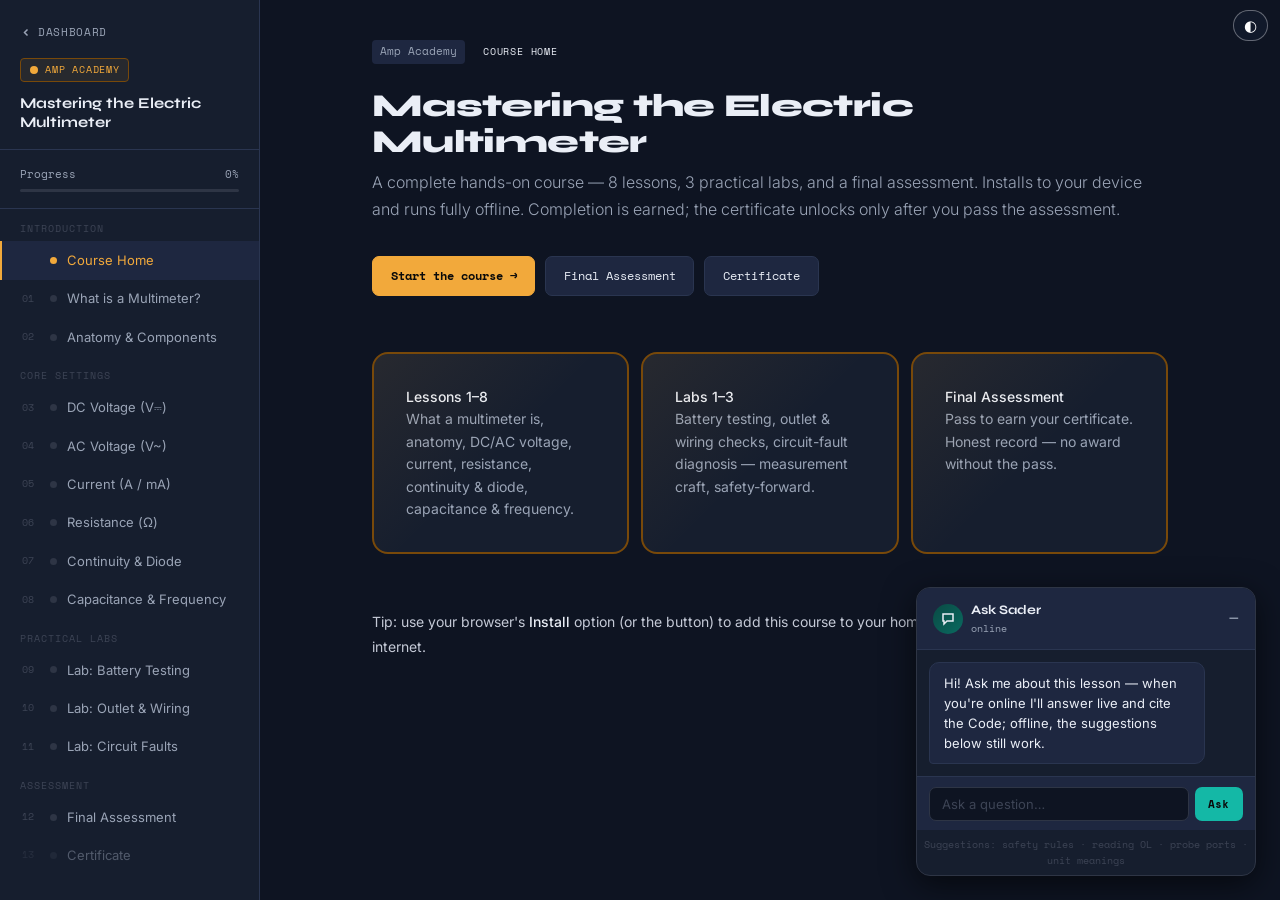
<file: index.html>
<!DOCTYPE html>
<!-- Amp Academy — Mastering the Electric Multimeter · course home · 2026-06-18 (SAS v1) -->
<html lang="en">
<head>
<meta charset="UTF-8">
<meta name="viewport" content="width=device-width,initial-scale=1">
<title>Mastering the Electric Multimeter — Amp Academy</title>
<meta name="theme-color" content="#0f1115">
<link rel="apple-touch-icon" href="icons/icon.svg">
<link rel="stylesheet" href="css/course.css">
<link rel="stylesheet" href="css/tutor.css">
</head>
<body>
<div class="app">
  <aside id="sidebar" class="sidebar"></aside>
  <main class="main">
    <div class="lesson-wrap fade-in">
      <div class="lesson-meta">
        <span class="lesson-num">Amp Academy</span>
        <span class="lesson-type">Course Home</span>
      </div>
      <h1 class="lesson-h1">Mastering the Electric Multimeter</h1>
      <p class="lesson-lead">A complete hands-on course — 8 lessons, 3 practical labs, and a final assessment.
        Installs to your device and runs fully offline. Completion is earned; the certificate unlocks only after you pass the assessment.</p>

      <div style="display:flex;gap:10px;flex-wrap:wrap;margin:1.5rem 0">
        <a href="lessons/lesson-01.html" class="nav-btn primary" id="startBtn">Start the course →</a>
        <a href="lessons/quiz-final.html" class="nav-btn">Final Assessment</a>
        <a href="lessons/certificate.html" class="nav-btn">Certificate</a>
      </div>

      <div style="display:grid;grid-template-columns:repeat(auto-fit,minmax(220px,1fr));gap:12px;margin-top:1rem">
        <div class="cert-card" style="text-align:left"><strong>Lessons 1–8</strong><br><span style="color:var(--muted)">What a multimeter is, anatomy, DC/AC voltage, current, resistance, continuity &amp; diode, capacitance &amp; frequency.</span></div>
        <div class="cert-card" style="text-align:left"><strong>Labs 1–3</strong><br><span style="color:var(--muted)">Battery testing, outlet &amp; wiring checks, circuit-fault diagnosis — measurement craft, safety-forward.</span></div>
        <div class="cert-card" style="text-align:left"><strong>Final Assessment</strong><br><span style="color:var(--muted)">Pass to earn your certificate. Honest record — no award without the pass.</span></div>
      </div>

      <p class="share-tip" style="margin-top:1.5rem">Tip: use your browser's <strong>Install</strong> option (or the button) to add this course to your home screen — it then works with no internet.</p>
    </div>
  </main>
</div>
<div id="tutor-widget"></div>
<button id="tutor-tab" onclick="toggleTutor()">Ask Sader</button>
<div class="toast" id="toast"></div>
<script src="js/course.js"></script>
<script src="js/aa-tutor-config.js"></script>
<script src="js/aa-tutor-relay.js"></script>
<script>
  initPage('index', 'Course Home');
  // Continue-where-you-left-off: if any lesson is complete, point Start at the first unfinished one.
  (function(){
    try {
      var order = COURSE_MANIFEST.filter(function(m){return m.type==='lesson'||m.type==='lab';});
      var nextUp = order.find(function(m){ return !Progress.isComplete(m.id); });
      if (nextUp && Progress.percent() > 0) {
        var b = document.getElementById('startBtn');
        b.textContent = 'Continue →'; b.href = nextUp.file;  // file is lessons/… (root-relative)
      }
    } catch(e){}
  })();
</script>
  <script src="lukas_a2hs.js" defer></script>
</body>
</html>
</file>
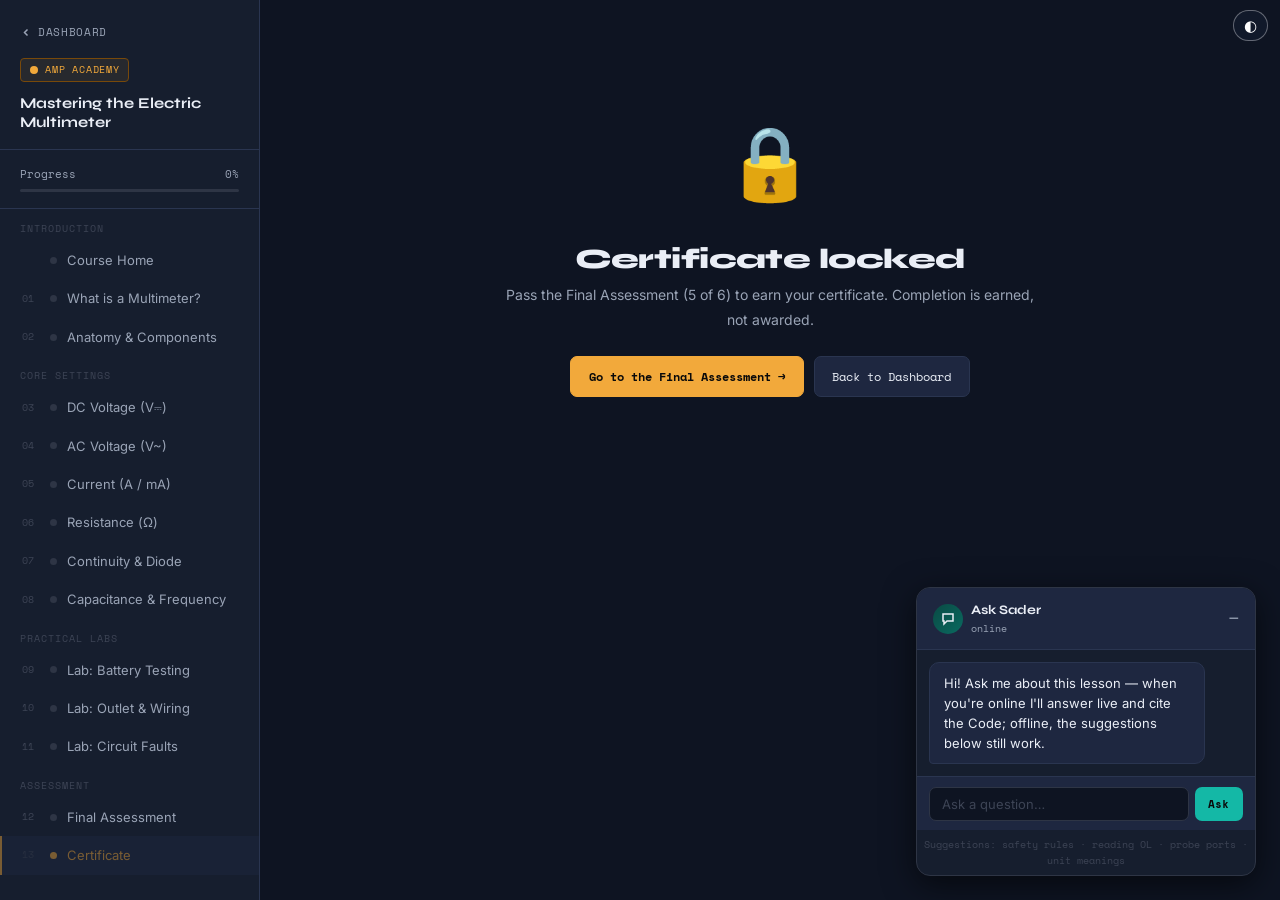
<file: lessons/certificate.html>
<!DOCTYPE html>
<html lang="en">
<head>
<meta charset="UTF-8"><meta name="viewport" content="width=device-width,initial-scale=1">
<title>Certificate — Mastering the Multimeter · Amp Academy</title>
<link rel="stylesheet" href="../css/course.css">
<link rel="stylesheet" href="../css/tutor.css">
</head>
<body>
<div class="app">
  <aside id="sidebar" class="sidebar"></aside>
  <main class="main">
    <div class="lesson-wrap fade-in">

      <!-- Locked state: shown until the Final Assessment is passed (B-2 honest gate) -->
      <div class="completion-screen" id="cert-locked" style="display:none">
        <span class="trophy">🔒</span>
        <h1 class="lesson-h1" style="text-align:center;font-size:28px">Certificate locked</h1>
        <p style="text-align:center;color:var(--muted);margin-bottom:1.5rem">Pass the Final Assessment (5 of 6) to earn your certificate. Completion is earned, not awarded.</p>
        <div style="display:flex;gap:10px;justify-content:center;flex-wrap:wrap">
          <a href="quiz-final.html" class="nav-btn primary">Go to the Final Assessment →</a>
          <a href="../index.html" class="nav-btn">Back to Dashboard</a>
        </div>
      </div>

      <!-- Earned certificate: only rendered after a real pass -->
      <div class="completion-screen" id="cert-earned" style="display:none">
        <span class="trophy">🏆</span>
        <h1 class="lesson-h1" style="text-align:center;font-size:28px">Course Complete!</h1>
        <p style="text-align:center;color:var(--muted);margin-bottom:2rem">You passed the assessment for Mastering the Electric Multimeter</p>
        <div class="cert-card">
          <div style="font-size:10px;font-family:var(--font-mono);color:var(--amber);letter-spacing:.12em;text-transform:uppercase;margin-bottom:.75rem">Certificate of Completion</div>
          <div style="font-family:var(--font-head);font-size:22px;font-weight:800;margin-bottom:.25rem;position:relative">Mastering the<br>Electric Multimeter</div>
          <div style="font-size:13px;color:var(--muted);margin-bottom:1.5rem">Amp Academy</div>
          <div style="display:flex;justify-content:space-between;font-size:12px;border-top:1px solid var(--border);padding-top:1rem;margin-top:1rem">
            <div><div style="color:var(--muted);font-size:10px;font-family:var(--font-mono);margin-bottom:2px">AWARDED TO</div><div style="font-weight:500" id="certName">Course Student</div></div>
            <div style="text-align:right"><div style="color:var(--muted);font-size:10px;font-family:var(--font-mono);margin-bottom:2px">DATE</div><div id="certDate" style="font-weight:500"></div></div>
          </div>
          <div style="margin-top:1rem;padding:.6rem .8rem;background:var(--amber-glow);border:1px solid var(--amber-dim);border-radius:6px;font-family:var(--font-mono);font-size:10px;color:var(--amber);text-align:center">8 LESSONS · 3 LABS · ASSESSMENT PASSED</div>
        </div>
        <div style="display:flex;gap:10px;justify-content:center;margin-top:1.5rem;flex-wrap:wrap">
          <button class="nav-btn primary" onclick="window.print()">Print / Save PDF</button>
          <a href="lesson-01.html" class="nav-btn">Review Course</a>
          <a href="../index.html" class="nav-btn">Back to Dashboard</a>
        </div>
      </div>

    </div>
  </main>
</div>
<div id="tutor-widget"></div>
<button id="tutor-tab" onclick="toggleTutor()">Ask Sader</button>
<div class="toast" id="toast"></div>
<script src="../js/course.js"></script>
<script src="../js/aa-tutor-config.js"></script>
<script src="../js/aa-tutor-relay.js"></script>
<script>
  initPage('certificate', 'Certificate');
  // B-2: verify the real pass state; never award on load.
  if (Progress.isComplete('quiz-final')) {
    document.getElementById('cert-earned').style.display = '';
    document.getElementById('certDate').textContent = new Date().toLocaleDateString('en-US',{month:'long',day:'numeric',year:'numeric'});
    Progress.markComplete('certificate');
    buildSidebar('certificate');
  } else {
    document.getElementById('cert-locked').style.display = '';
  }
</script>
</body>
</html>
</file>
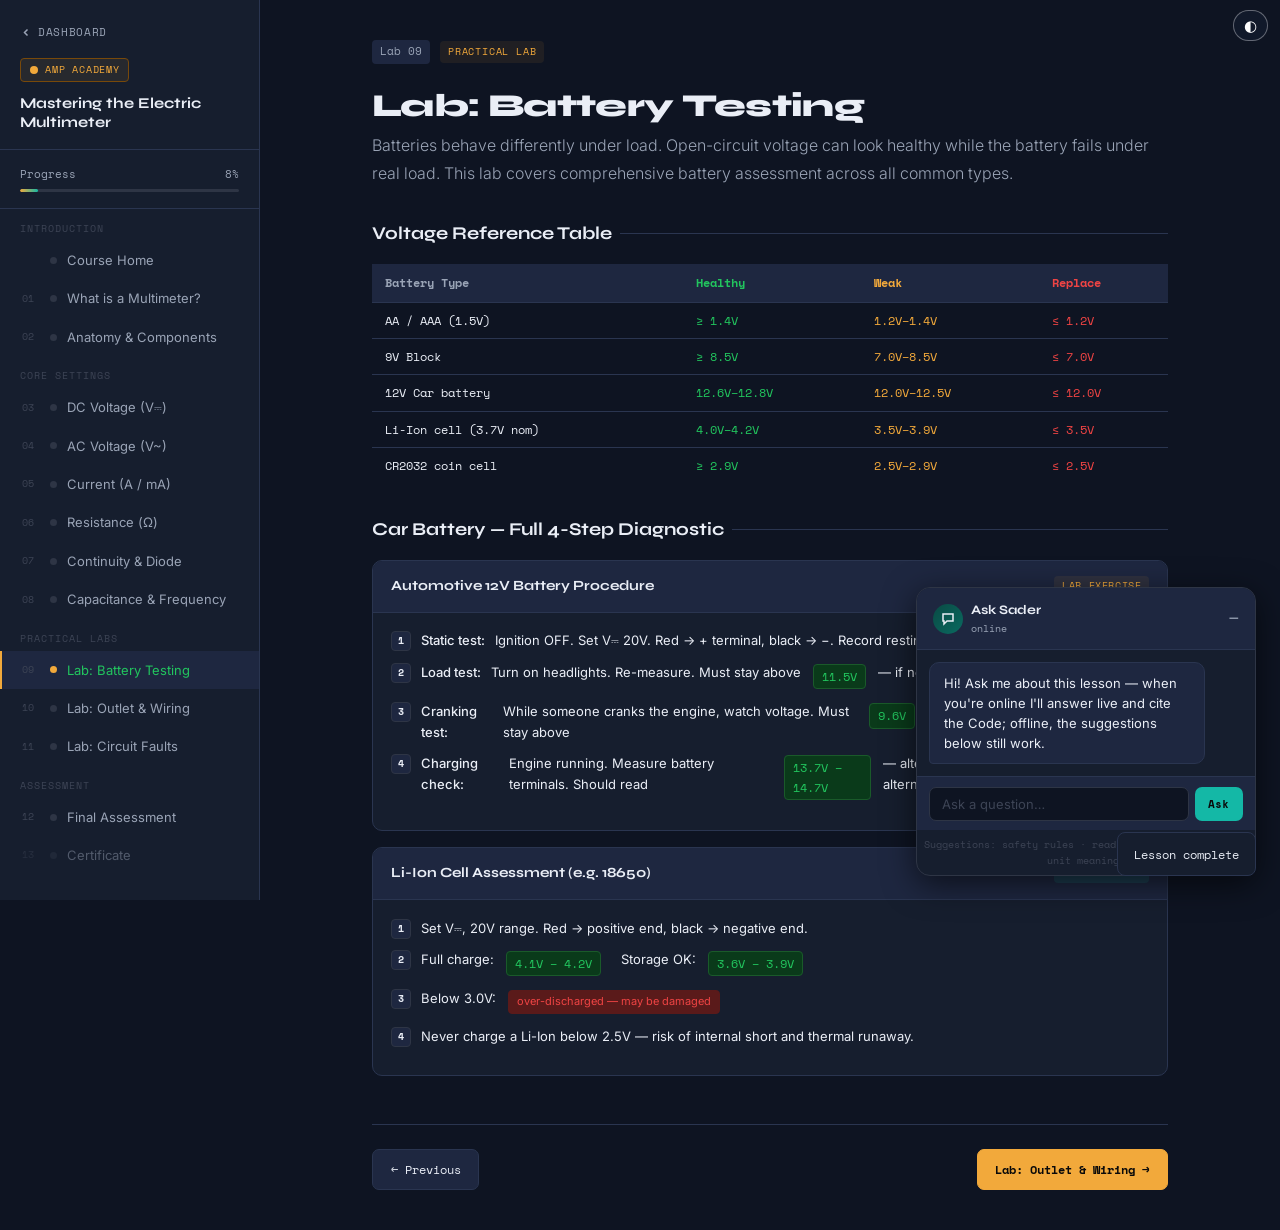
<file: lessons/lab-01.html>
<!DOCTYPE html>
<html lang="en">
<head>
<meta charset="UTF-8"><meta name="viewport" content="width=device-width,initial-scale=1">
<title>Lab: Battery Testing — Mastering the Multimeter</title>
<link rel="stylesheet" href="../css/course.css">
<link rel="stylesheet" href="../css/tutor.css">
</head>
<body>
<div class="app">
  <aside id="sidebar" class="sidebar"></aside>
  <main class="main">
    <div class="lesson-wrap fade-in">
      <div class="lesson-meta">
        <span class="lesson-num">Lab 09</span>
        <span class="lesson-type type-lab">Practical Lab</span>
      </div>
      <h1 class="lesson-h1">Lab: Battery Testing</h1>
      <p class="lesson-lead">Batteries behave differently under load. Open-circuit voltage can look healthy while the battery fails under real load. This lab covers comprehensive battery assessment across all common types.</p>

      <div class="section-title">Voltage Reference Table</div>
      <table class="data-table">
        <thead><tr><th>Battery Type</th><th style="color:var(--green)">Healthy</th><th style="color:var(--amber)">Weak</th><th style="color:var(--red)">Replace</th></tr></thead>
        <tbody>
          <tr><td>AA / AAA (1.5V)</td><td style="color:var(--green)">≥ 1.4V</td><td style="color:var(--amber)">1.2V–1.4V</td><td style="color:var(--red)">≤ 1.2V</td></tr>
          <tr><td>9V Block</td><td style="color:var(--green)">≥ 8.5V</td><td style="color:var(--amber)">7.0V–8.5V</td><td style="color:var(--red)">≤ 7.0V</td></tr>
          <tr><td>12V Car battery</td><td style="color:var(--green)">12.6V–12.8V</td><td style="color:var(--amber)">12.0V–12.5V</td><td style="color:var(--red)">≤ 12.0V</td></tr>
          <tr><td>Li-Ion cell (3.7V nom)</td><td style="color:var(--green)">4.0V–4.2V</td><td style="color:var(--amber)">3.5V–3.9V</td><td style="color:var(--red)">≤ 3.5V</td></tr>
          <tr><td>CR2032 coin cell</td><td style="color:var(--green)">≥ 2.9V</td><td style="color:var(--amber)">2.5V–2.9V</td><td style="color:var(--red)">≤ 2.5V</td></tr>
        </tbody>
      </table>

      <div class="section-title">Car Battery — Full 4-Step Diagnostic</div>
      <div class="example-card">
        <div class="example-header"><div class="example-title">Automotive 12V Battery Procedure</div><div class="example-tag" style="background:var(--amber-glow);color:var(--amber)">Lab Exercise</div></div>
        <div class="example-body">
          <ol class="step-list">
            <li><strong>Static test:</strong> Ignition OFF. Set V⎓ 20V. Red → + terminal, black → −. Record resting voltage.</li>
            <li><strong>Load test:</strong> Turn on headlights. Re-measure. Must stay above <span class="reading-badge">11.5V</span> — if not, battery capacity is failing.</li>
            <li><strong>Cranking test:</strong> While someone cranks the engine, watch voltage. Must stay above <span class="reading-badge">9.6V</span>. Lower = weak battery or corroded cable.</li>
            <li><strong>Charging check:</strong> Engine running. Measure battery terminals. Should read <span class="reading-badge">13.7V – 14.7V</span> — alternator charging. Outside this = alternator problem.</li>
          </ol>
        </div>
      </div>

      <div class="example-card">
        <div class="example-header"><div class="example-title">Li-Ion Cell Assessment (e.g. 18650)</div><div class="example-tag" style="background:var(--teal-glow);color:var(--teal)">Lab Exercise</div></div>
        <div class="example-body">
          <ol class="step-list">
            <li>Set V⎓, 20V range. Red → positive end, black → negative end.</li>
            <li>Full charge: <span class="reading-badge">4.1V – 4.2V</span> &nbsp; Storage OK: <span class="reading-badge">3.6V – 3.9V</span></li>
            <li>Below 3.0V: <span class="warning-badge">over-discharged — may be damaged</span></li>
            <li>Never charge a Li-Ion below 2.5V — risk of internal short and thermal runaway.</li>
          </ol>
        </div>
      </div>
      <div class="lesson-nav">
        <a href="lesson-08.html" class="nav-btn">← Previous</a>
        <a href="lab-02.html" class="nav-btn primary">Lab: Outlet &amp; Wiring →</a>
      </div>
    </div>
  </main>
</div>
<div id="tutor-widget"></div>
<button id="tutor-tab" onclick="toggleTutor()">Ask Sader</button>
<div class="toast" id="toast"></div>
<script src="../js/course.js"></script>
<script src="../js/aa-tutor-config.js"></script>
<script src="../js/aa-tutor-relay.js"></script>
<script>initPage('lab-01', 'Lab: Battery Testing');</script>
</body>
</html>
</file>
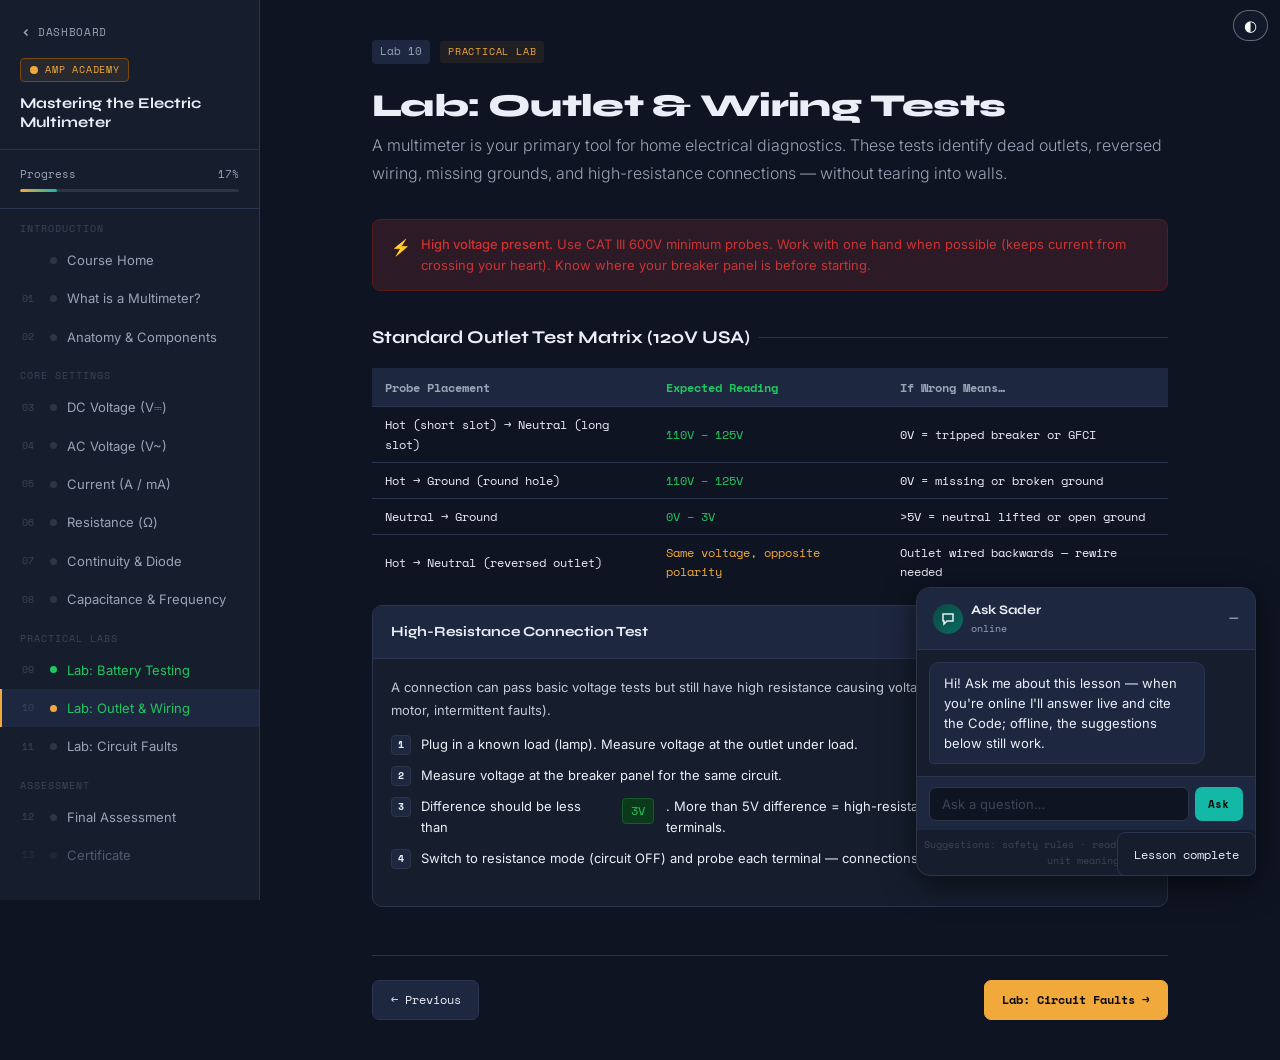
<file: lessons/lab-02.html>
<!DOCTYPE html>
<html lang="en">
<head>
<meta charset="UTF-8"><meta name="viewport" content="width=device-width,initial-scale=1">
<title>Lab: Outlet & Wiring Tests — Mastering the Multimeter</title>
<link rel="stylesheet" href="../css/course.css">
<link rel="stylesheet" href="../css/tutor.css">
</head>
<body>
<div class="app">
  <aside id="sidebar" class="sidebar"></aside>
  <main class="main">
    <div class="lesson-wrap fade-in">
      <div class="lesson-meta">
        <span class="lesson-num">Lab 10</span>
        <span class="lesson-type type-lab">Practical Lab</span>
      </div>
      <h1 class="lesson-h1">Lab: Outlet &amp; Wiring Tests</h1>
      <p class="lesson-lead">A multimeter is your primary tool for home electrical diagnostics. These tests identify dead outlets, reversed wiring, missing grounds, and high-resistance connections — without tearing into walls.</p>

      <div class="callout callout-danger"><span class="callout-icon">⚡</span><div><strong>High voltage present.</strong> Use CAT III 600V minimum probes. Work with one hand when possible (keeps current from crossing your heart). Know where your breaker panel is before starting.</div></div>

      <div class="section-title">Standard Outlet Test Matrix (120V USA)</div>
      <table class="data-table">
        <thead><tr><th>Probe Placement</th><th style="color:var(--green)">Expected Reading</th><th>If Wrong Means…</th></tr></thead>
        <tbody>
          <tr><td>Hot (short slot) → Neutral (long slot)</td><td style="color:var(--green)">110V – 125V</td><td>0V = tripped breaker or GFCI</td></tr>
          <tr><td>Hot → Ground (round hole)</td><td style="color:var(--green)">110V – 125V</td><td>0V = missing or broken ground</td></tr>
          <tr><td>Neutral → Ground</td><td style="color:var(--green)">0V – 3V</td><td>&gt;5V = neutral lifted or open ground</td></tr>
          <tr><td>Hot → Neutral (reversed outlet)</td><td style="color:var(--amber)">Same voltage, opposite polarity</td><td>Outlet wired backwards — rewire needed</td></tr>
        </tbody>
      </table>

      <div class="example-card">
        <div class="example-header"><div class="example-title">High-Resistance Connection Test</div><div class="example-tag" style="background:var(--amber-glow);color:var(--amber)">Lab Exercise</div></div>
        <div class="example-body">
          <p style="font-size:13px;margin-bottom:.75rem">A connection can pass basic voltage tests but still have high resistance causing voltage drop under load (dim lights, slow motor, intermittent faults).</p>
          <ol class="step-list">
            <li>Plug in a known load (lamp). Measure voltage at the outlet under load.</li>
            <li>Measure voltage at the breaker panel for the same circuit.</li>
            <li>Difference should be less than <span class="reading-badge">3V</span>. More than 5V difference = high-resistance connection in wiring or terminals.</li>
            <li>Switch to resistance mode (circuit OFF) and probe each terminal — connections should measure <span class="reading-badge">&lt; 0.5Ω</span>.</li>
          </ol>
        </div>
      </div>
      <div class="lesson-nav">
        <a href="lab-01.html" class="nav-btn">← Previous</a>
        <a href="lab-03.html" class="nav-btn primary">Lab: Circuit Faults →</a>
      </div>
    </div>
  </main>
</div>
<div id="tutor-widget"></div>
<button id="tutor-tab" onclick="toggleTutor()">Ask Sader</button>
<div class="toast" id="toast"></div>
<script src="../js/course.js"></script>
<script src="../js/aa-tutor-config.js"></script>
<script src="../js/aa-tutor-relay.js"></script>
<script>initPage('lab-02', 'Lab: Outlet & Wiring Tests');</script>
</body>
</html>
</file>
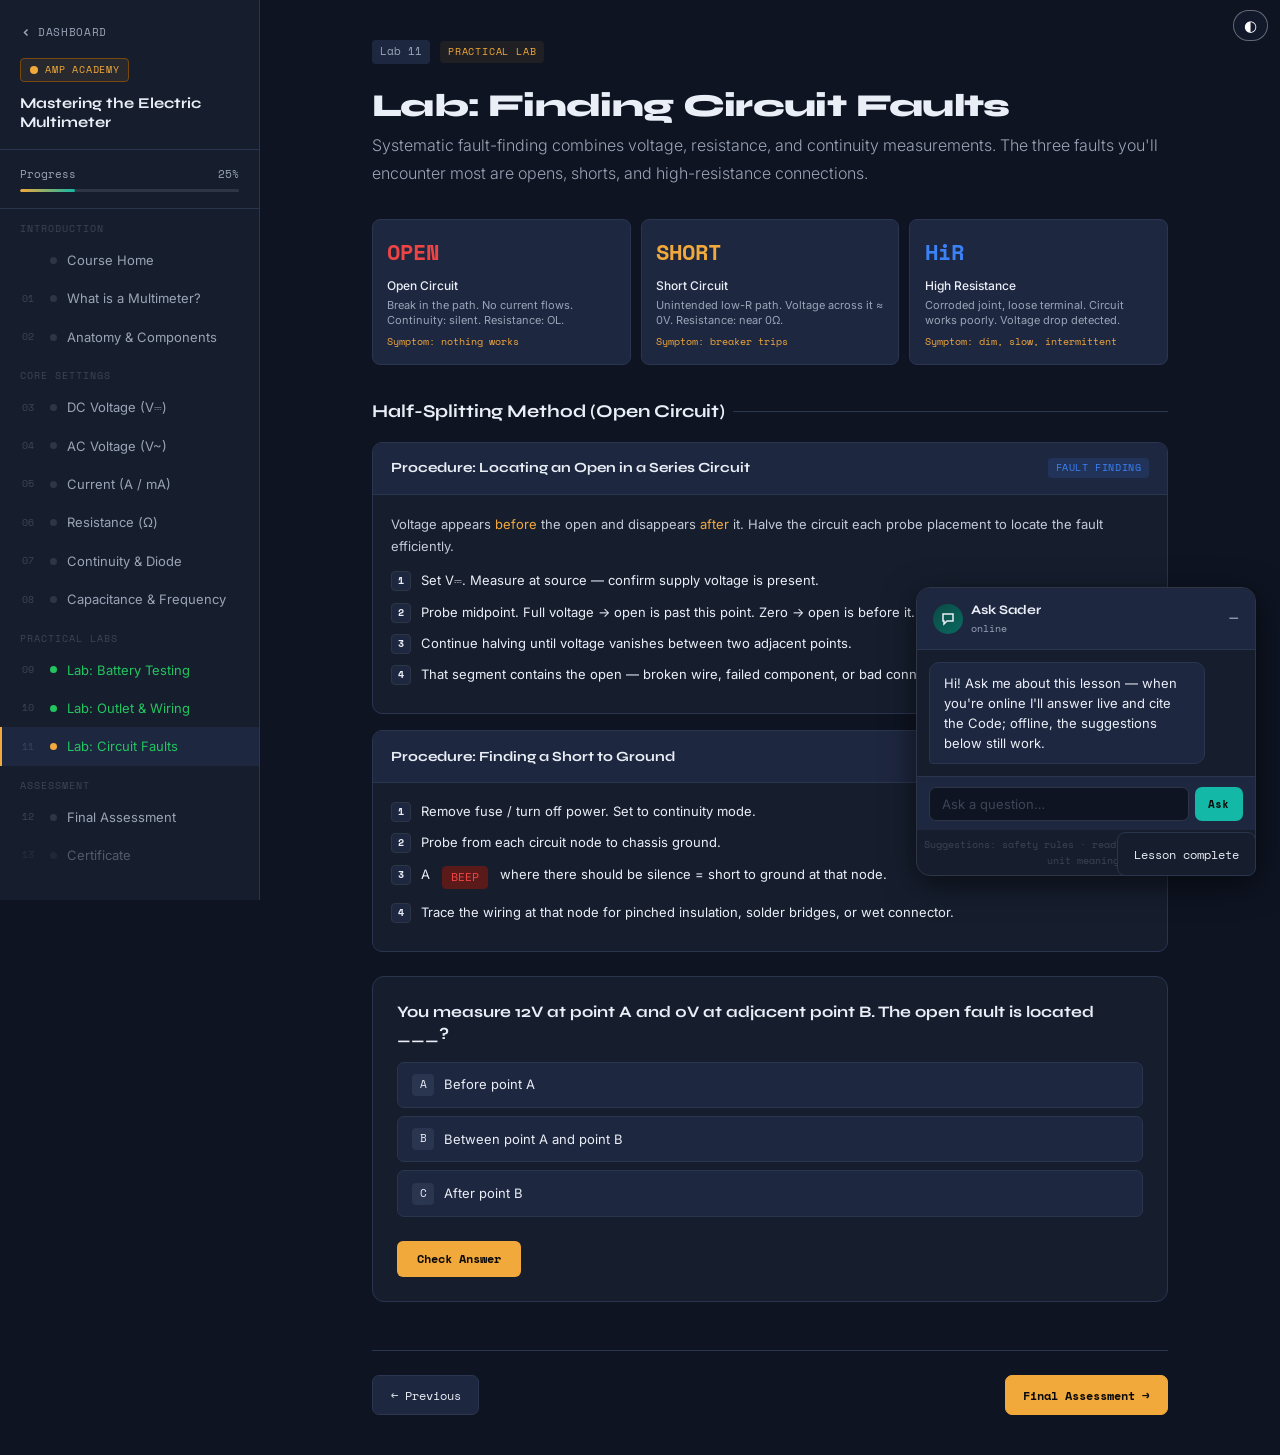
<file: lessons/lab-03.html>
<!DOCTYPE html>
<html lang="en">
<head>
<meta charset="UTF-8"><meta name="viewport" content="width=device-width,initial-scale=1">
<title>Lab: Finding Circuit Faults — Mastering the Multimeter</title>
<link rel="stylesheet" href="../css/course.css">
<link rel="stylesheet" href="../css/tutor.css">
</head>
<body>
<div class="app">
  <aside id="sidebar" class="sidebar"></aside>
  <main class="main">
    <div class="lesson-wrap fade-in">
      <div class="lesson-meta">
        <span class="lesson-num">Lab 11</span>
        <span class="lesson-type type-lab">Practical Lab</span>
      </div>
      <h1 class="lesson-h1">Lab: Finding Circuit Faults</h1>
      <p class="lesson-lead">Systematic fault-finding combines voltage, resistance, and continuity measurements. The three faults you'll encounter most are opens, shorts, and high-resistance connections.</p>

      <div class="settings-grid">
        <div class="setting-card"><div class="setting-symbol" style="color:var(--red)">OPEN</div><div class="setting-name">Open Circuit</div><div class="setting-desc">Break in the path. No current flows. Continuity: silent. Resistance: OL.</div><div class="setting-range">Symptom: nothing works</div></div>
        <div class="setting-card"><div class="setting-symbol" style="color:var(--amber)">SHORT</div><div class="setting-name">Short Circuit</div><div class="setting-desc">Unintended low-R path. Voltage across it ≈ 0V. Resistance: near 0Ω.</div><div class="setting-range">Symptom: breaker trips</div></div>
        <div class="setting-card"><div class="setting-symbol" style="color:var(--blue)">HiR</div><div class="setting-name">High Resistance</div><div class="setting-desc">Corroded joint, loose terminal. Circuit works poorly. Voltage drop detected.</div><div class="setting-range">Symptom: dim, slow, intermittent</div></div>
      </div>

      <div class="section-title">Half-Splitting Method (Open Circuit)</div>
      <div class="example-card">
        <div class="example-header"><div class="example-title">Procedure: Locating an Open in a Series Circuit</div><div class="example-tag" style="background:var(--blue-glow);color:var(--blue)">Fault Finding</div></div>
        <div class="example-body">
          <p style="font-size:13px;margin-bottom:.75rem">Voltage appears <em>before</em> the open and disappears <em>after</em> it. Halve the circuit each probe placement to locate the fault efficiently.</p>
          <ol class="step-list">
            <li>Set V⎓. Measure at source — confirm supply voltage is present.</li>
            <li>Probe midpoint. Full voltage → open is past this point. Zero → open is before it.</li>
            <li>Continue halving until voltage vanishes between two adjacent points.</li>
            <li>That segment contains the open — broken wire, failed component, or bad connection.</li>
          </ol>
        </div>
      </div>

      <div class="example-card">
        <div class="example-header"><div class="example-title">Procedure: Finding a Short to Ground</div><div class="example-tag" style="background:var(--red-glow);color:var(--red)">Fault Finding</div></div>
        <div class="example-body">
          <ol class="step-list">
            <li>Remove fuse / turn off power. Set to continuity mode.</li>
            <li>Probe from each circuit node to chassis ground.</li>
            <li>A <span class="warning-badge">BEEP</span> where there should be silence = short to ground at that node.</li>
            <li>Trace the wiring at that node for pinched insulation, solder bridges, or wet connector.</li>
          </ol>
        </div>
      </div>

      <div class="quiz-wrap">
        <div class="quiz-q">You measure 12V at point A and 0V at adjacent point B. The open fault is located ___?</div>
        <div class="quiz-options">
          <div class="quiz-opt" id="qopt-0-0" onclick="QuizEngine.select(0,0)"><span class="quiz-letter">A</span>Before point A</div>
          <div class="quiz-opt" id="qopt-0-1" onclick="QuizEngine.select(0,1)"><span class="quiz-letter">B</span>Between point A and point B</div>
          <div class="quiz-opt" id="qopt-0-2" onclick="QuizEngine.select(0,2)"><span class="quiz-letter">C</span>After point B</div>
        </div>
        <button class="quiz-check-btn" id="qbtn-0" onclick="QuizEngine.checkSingle(0,1,3)">Check Answer</button>
        <div class="quiz-feedback" id="qfb-0"></div>
      </div>
      <div class="lesson-nav">
        <a href="lab-02.html" class="nav-btn">← Previous</a>
        <a href="quiz-final.html" class="nav-btn primary">Final Assessment →</a>
      </div>
    </div>
  </main>
</div>
<div id="tutor-widget"></div>
<button id="tutor-tab" onclick="toggleTutor()">Ask Sader</button>
<div class="toast" id="toast"></div>
<script src="../js/course.js"></script>
<script src="../js/aa-tutor-config.js"></script>
<script src="../js/aa-tutor-relay.js"></script>
<script>initPage('lab-03', 'Lab: Finding Circuit Faults');</script>
</body>
</html>
</file>
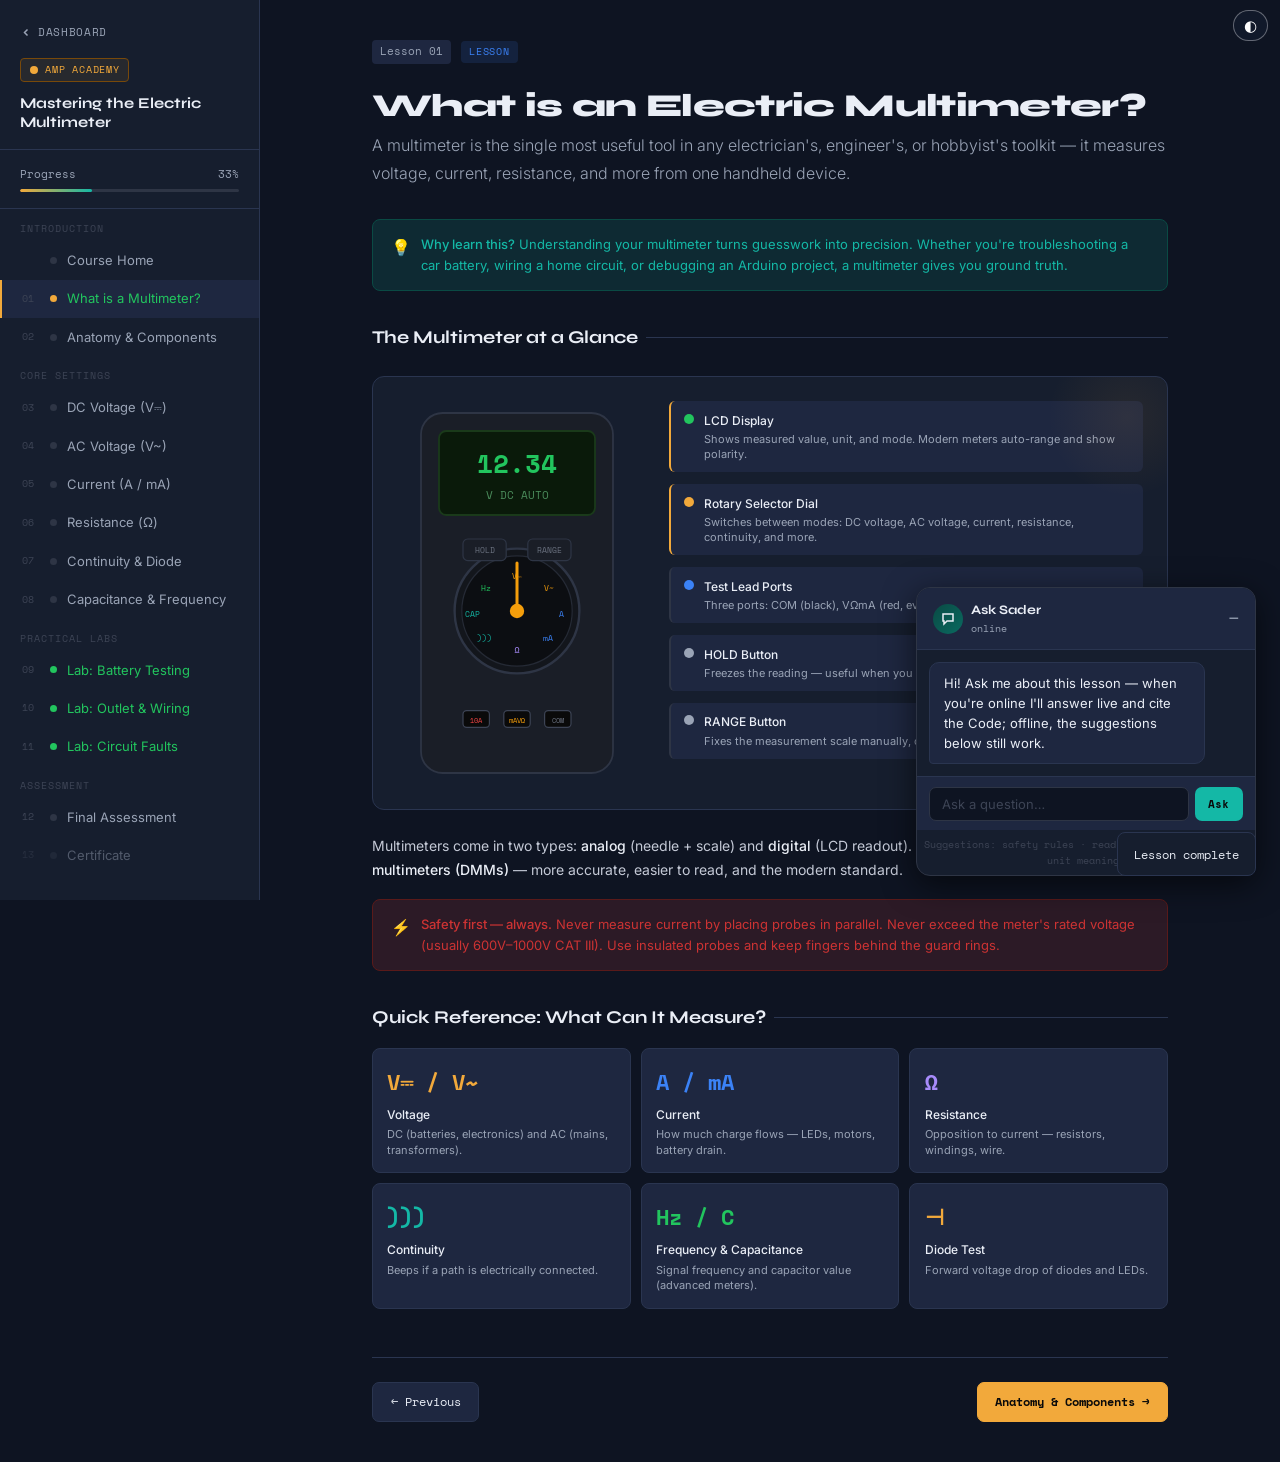
<file: lessons/lesson-01.html>
<!DOCTYPE html>
<html lang="en">
<head>
<meta charset="UTF-8"><meta name="viewport" content="width=device-width,initial-scale=1">
<title>What is a Multimeter? — Mastering the Multimeter</title>
<link rel="stylesheet" href="../css/course.css">
<link rel="stylesheet" href="../css/tutor.css">
</head>
<body>
<div class="app">
  <aside id="sidebar" class="sidebar"></aside>
  <main class="main">
    <div class="lesson-wrap fade-in">
      <div class="lesson-meta">
        <span class="lesson-num">Lesson 01</span>
        <span class="lesson-type type-lesson">Lesson</span>
      </div>
      <h1 class="lesson-h1">What is an Electric Multimeter?</h1>
      <p class="lesson-lead">A multimeter is the single most useful tool in any electrician's, engineer's, or hobbyist's toolkit — it measures voltage, current, resistance, and more from one handheld device.</p>

      <div class="callout callout-tip"><span class="callout-icon">💡</span><div><strong>Why learn this?</strong> Understanding your multimeter turns guesswork into precision. Whether you're troubleshooting a car battery, wiring a home circuit, or debugging an Arduino project, a multimeter gives you ground truth.</div></div>

      <div class="section-title">The Multimeter at a Glance</div>
      <div class="meter-diagram">
        <div class="meter-svg-wrap">
          <svg style="width:100%;max-width:240px;flex-shrink:0" viewBox="0 0 200 320" xmlns="http://www.w3.org/2000/svg">
            <rect x="20" y="10" width="160" height="300" rx="18" fill="#1a1e27" stroke="#2e3545" stroke-width="1.5"/>
            <rect x="35" y="25" width="130" height="70" rx="6" fill="#0a1a0a" stroke="#1a3a1a" stroke-width="1.5"/>
            <text x="100" y="60" text-anchor="middle" font-family="Space Mono,monospace" font-size="22" font-weight="700" fill="#22c55e">12.34</text>
            <text x="100" y="82" text-anchor="middle" font-family="Space Mono,monospace" font-size="9" fill="#4a8a5a">V DC AUTO</text>
            <circle cx="100" cy="175" r="52" fill="#13161c" stroke="#2e3545" stroke-width="2"/>
            <circle cx="100" cy="175" r="46" fill="#0c0e12" stroke="#252a35" stroke-width="1"/>
            <text x="100" y="148" text-anchor="middle" font-family="Space Mono,monospace" font-size="7" fill="#f59e0b">V⎓</text>
            <text x="127" y="158" text-anchor="middle" font-family="Space Mono,monospace" font-size="7" fill="#f59e0b">V~</text>
            <text x="137" y="180" text-anchor="middle" font-family="Space Mono,monospace" font-size="7" fill="#3b82f6">A</text>
            <text x="126" y="200" text-anchor="middle" font-family="Space Mono,monospace" font-size="7" fill="#3b82f6">mA</text>
            <text x="100" y="210" text-anchor="middle" font-family="Space Mono,monospace" font-size="7" fill="#a78bfa">Ω</text>
            <text x="73" y="200" text-anchor="middle" font-family="Space Mono,monospace" font-size="7" fill="#14b8a6">)))</text>
            <text x="63" y="180" text-anchor="middle" font-family="Space Mono,monospace" font-size="7" fill="#14b8a6">CAP</text>
            <text x="74" y="158" text-anchor="middle" font-family="Space Mono,monospace" font-size="7" fill="#22c55e">Hz</text>
            <line x1="100" y1="175" x2="100" y2="135" stroke="#f59e0b" stroke-width="2.5" stroke-linecap="round"/>
            <circle cx="100" cy="175" r="6" fill="#f59e0b"/>
            <rect x="55" y="258" width="22" height="14" rx="3" fill="#0a0a0a" stroke="#3d4455" stroke-width="1"/>
            <rect x="89" y="258" width="22" height="14" rx="3" fill="#0a0a0a" stroke="#3d4455" stroke-width="1"/>
            <rect x="123" y="258" width="22" height="14" rx="3" fill="#0a0a0a" stroke="#3d4455" stroke-width="1"/>
            <text x="66" y="268" text-anchor="middle" font-family="Space Mono,monospace" font-size="6" fill="#ef4444">10A</text>
            <text x="100" y="268" text-anchor="middle" font-family="Space Mono,monospace" font-size="6" fill="#f59e0b">mAVΩ</text>
            <text x="134" y="268" text-anchor="middle" font-family="Space Mono,monospace" font-size="6" fill="#6b7280">COM</text>
            <rect x="55" y="115" width="36" height="18" rx="4" fill="#1a1e27" stroke="#2e3545" stroke-width="1"/>
            <text x="73" y="127" text-anchor="middle" font-family="Space Mono,monospace" font-size="7" fill="#6b7280">HOLD</text>
            <rect x="109" y="115" width="36" height="18" rx="4" fill="#1a1e27" stroke="#2e3545" stroke-width="1"/>
            <text x="127" y="127" text-anchor="middle" font-family="Space Mono,monospace" font-size="7" fill="#6b7280">RANGE</text>
          </svg>
          <div class="meter-svg-labels">
            <div class="label-item highlight"><div class="label-dot" style="background:var(--green)"></div><div><div class="label-name">LCD Display</div><div class="label-desc">Shows measured value, unit, and mode. Modern meters auto-range and show polarity.</div></div></div>
            <div class="label-item highlight"><div class="label-dot" style="background:var(--amber)"></div><div><div class="label-name">Rotary Selector Dial</div><div class="label-desc">Switches between modes: DC voltage, AC voltage, current, resistance, continuity, and more.</div></div></div>
            <div class="label-item"><div class="label-dot" style="background:var(--blue)"></div><div><div class="label-name">Test Lead Ports</div><div class="label-desc">Three ports: COM (black), VΩmA (red, everyday), 10A (red, high current only).</div></div></div>
            <div class="label-item"><div class="label-dot" style="background:var(--muted)"></div><div><div class="label-name">HOLD Button</div><div class="label-desc">Freezes the reading — useful when you can't see the display while probing.</div></div></div>
            <div class="label-item"><div class="label-dot" style="background:var(--muted)"></div><div><div class="label-name">RANGE Button</div><div class="label-desc">Fixes the measurement scale manually, overriding auto-range.</div></div></div>
          </div>
        </div>
      </div>

      <p>Multimeters come in two types: <strong>analog</strong> (needle + scale) and <strong>digital</strong> (LCD readout). This course focuses on <strong>digital multimeters (DMMs)</strong> — more accurate, easier to read, and the modern standard.</p>

      <div class="callout callout-danger"><span class="callout-icon">⚡</span><div><strong>Safety first — always.</strong> Never measure current by placing probes in parallel. Never exceed the meter's rated voltage (usually 600V–1000V CAT III). Use insulated probes and keep fingers behind the guard rings.</div></div>

      <div class="section-title">Quick Reference: What Can It Measure?</div>
      <div class="settings-grid">
        <div class="setting-card"><div class="setting-symbol" style="color:var(--amber)">V⎓ / V~</div><div class="setting-name">Voltage</div><div class="setting-desc">DC (batteries, electronics) and AC (mains, transformers).</div></div>
        <div class="setting-card"><div class="setting-symbol" style="color:var(--blue)">A / mA</div><div class="setting-name">Current</div><div class="setting-desc">How much charge flows — LEDs, motors, battery drain.</div></div>
        <div class="setting-card"><div class="setting-symbol" style="color:var(--purple)">Ω</div><div class="setting-name">Resistance</div><div class="setting-desc">Opposition to current — resistors, windings, wire.</div></div>
        <div class="setting-card"><div class="setting-symbol" style="color:var(--teal)">)))</div><div class="setting-name">Continuity</div><div class="setting-desc">Beeps if a path is electrically connected.</div></div>
        <div class="setting-card"><div class="setting-symbol" style="color:var(--green)">Hz / C</div><div class="setting-name">Frequency &amp; Capacitance</div><div class="setting-desc">Signal frequency and capacitor value (advanced meters).</div></div>
        <div class="setting-card"><div class="setting-symbol" style="color:var(--amber)">⊣</div><div class="setting-name">Diode Test</div><div class="setting-desc">Forward voltage drop of diodes and LEDs.</div></div>
      </div>
      <div class="lesson-nav">
        <a href="../index.html" class="nav-btn">← Previous</a>
        <a href="lesson-02.html" class="nav-btn primary">Anatomy &amp; Components →</a>
      </div>
    </div>
  </main>
</div>
<div id="tutor-widget"></div>
<button id="tutor-tab" onclick="toggleTutor()">Ask Sader</button>
<div class="toast" id="toast"></div>
<script src="../js/course.js"></script>
<script src="../js/aa-tutor-config.js"></script>
<script src="../js/aa-tutor-relay.js"></script>
<script>initPage('lesson-01', 'What is a Multimeter?');</script>
</body>
</html>
</file>
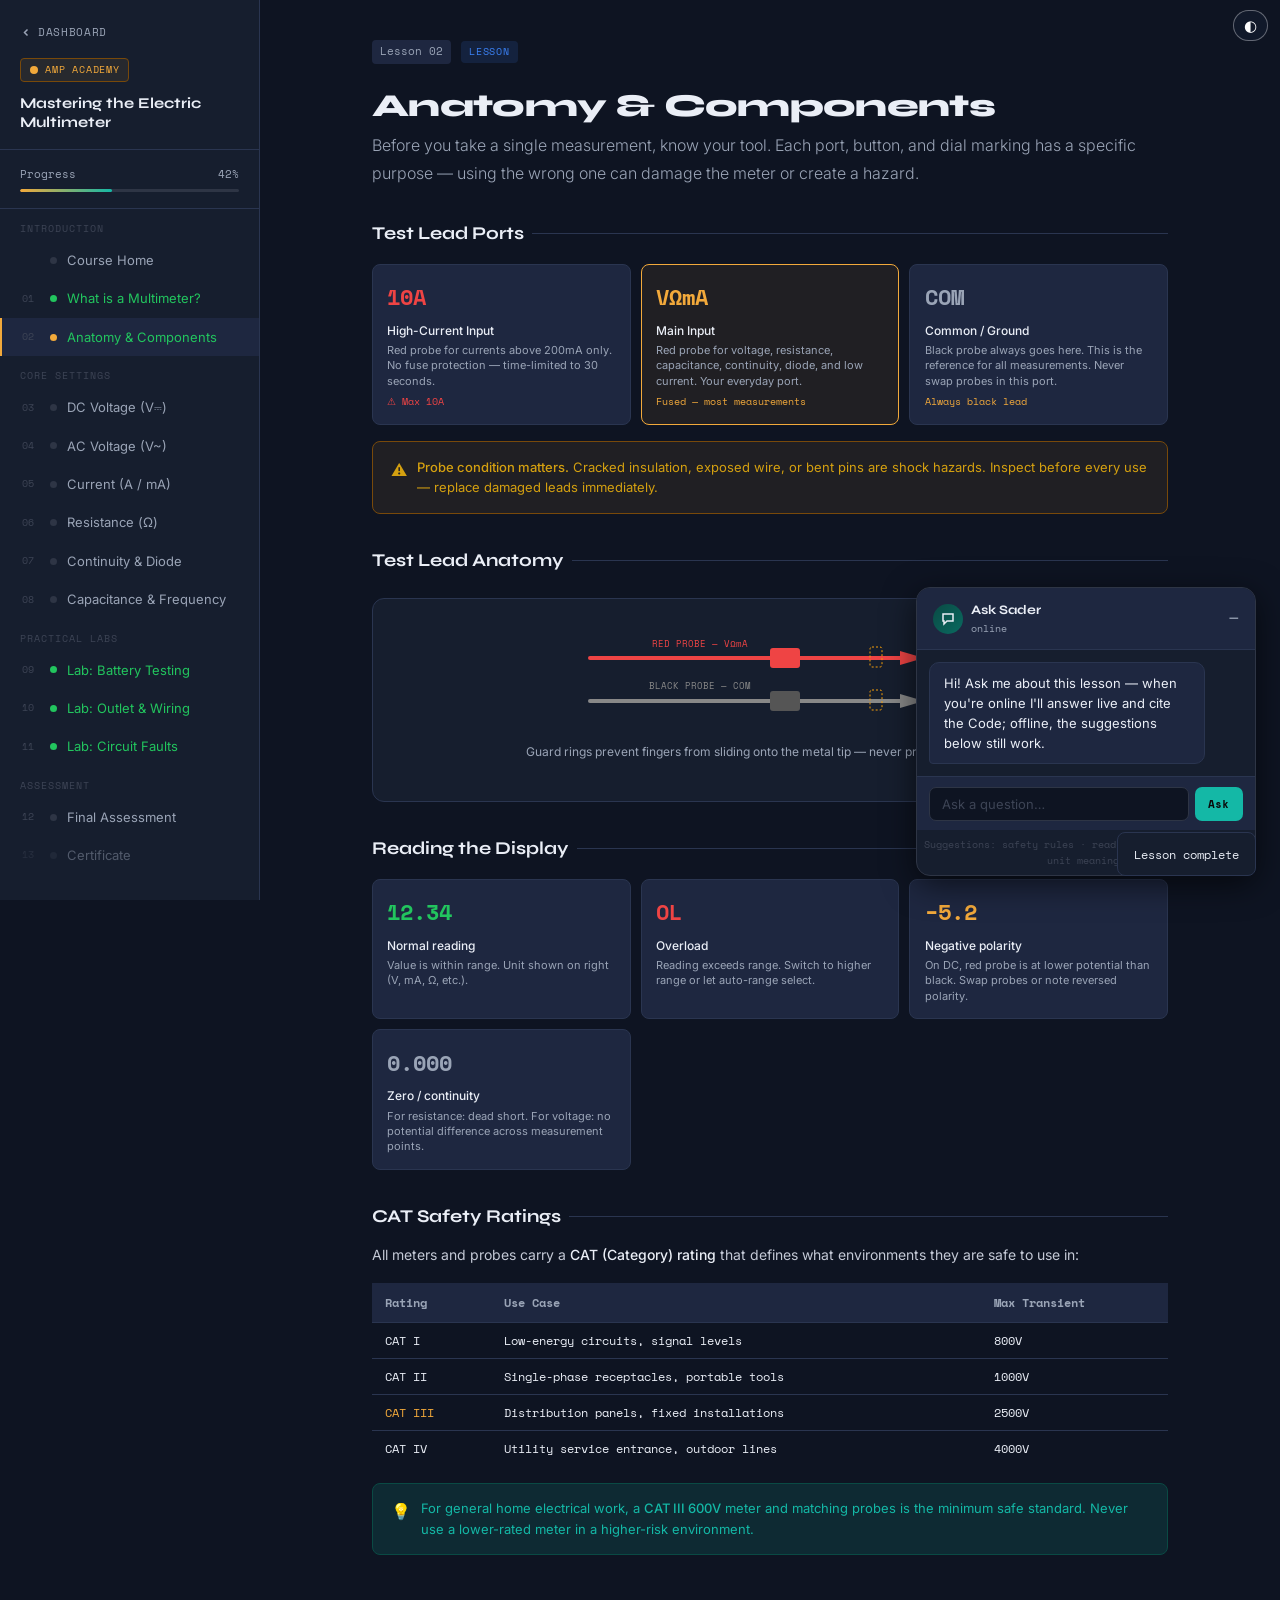
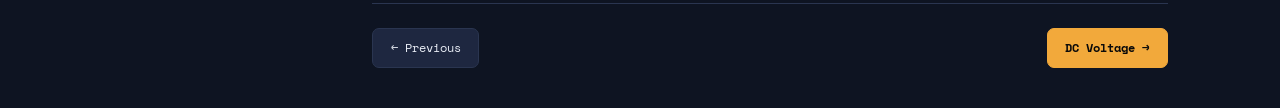
<file: lessons/lesson-02.html>
<!DOCTYPE html>
<html lang="en">
<head>
<meta charset="UTF-8"><meta name="viewport" content="width=device-width,initial-scale=1">
<title>Anatomy & Components — Mastering the Multimeter</title>
<link rel="stylesheet" href="../css/course.css">
<link rel="stylesheet" href="../css/tutor.css">
</head>
<body>
<div class="app">
  <aside id="sidebar" class="sidebar"></aside>
  <main class="main">
    <div class="lesson-wrap fade-in">
      <div class="lesson-meta">
        <span class="lesson-num">Lesson 02</span>
        <span class="lesson-type type-lesson">Lesson</span>
      </div>
      <h1 class="lesson-h1">Anatomy &amp; Components</h1>
      <p class="lesson-lead">Before you take a single measurement, know your tool. Each port, button, and dial marking has a specific purpose — using the wrong one can damage the meter or create a hazard.</p>

      <div class="section-title">Test Lead Ports</div>
      <div class="settings-grid">
        <div class="setting-card"><div class="setting-symbol" style="color:var(--red)">10A</div><div class="setting-name">High-Current Input</div><div class="setting-desc">Red probe for currents above 200mA only. No fuse protection — time-limited to 30 seconds.</div><div class="setting-range" style="color:var(--red)">⚠ Max 10A</div></div>
        <div class="setting-card active-card"><div class="setting-symbol" style="color:var(--amber)">VΩmA</div><div class="setting-name">Main Input</div><div class="setting-desc">Red probe for voltage, resistance, capacitance, continuity, diode, and low current. Your everyday port.</div><div class="setting-range">Fused — most measurements</div></div>
        <div class="setting-card"><div class="setting-symbol" style="color:var(--muted)">COM</div><div class="setting-name">Common / Ground</div><div class="setting-desc">Black probe always goes here. This is the reference for all measurements. Never swap probes in this port.</div><div class="setting-range">Always black lead</div></div>
      </div>

      <div class="callout callout-warn"><span class="callout-icon">⚠</span><div><strong>Probe condition matters.</strong> Cracked insulation, exposed wire, or bent pins are shock hazards. Inspect before every use — replace damaged leads immediately.</div></div>

      <div class="section-title">Test Lead Anatomy</div>
      <div class="meter-diagram">
        <svg viewBox="0 0 400 110" style="width:100%;max-width:400px;display:block;margin:0 auto">
          <line x1="20" y1="35" x2="200" y2="35" stroke="#ef4444" stroke-width="4" stroke-linecap="round"/>
          <rect x="200" y="25" width="30" height="20" rx="3" fill="#ef4444"/>
          <line x1="230" y1="35" x2="330" y2="35" stroke="#ef4444" stroke-width="4"/>
          <polygon points="330,28 354,35 330,42" fill="#ef4444"/>
          <text x="130" y="24" font-family="Space Mono,monospace" font-size="9" fill="#ef4444" text-anchor="middle">RED PROBE — VΩmA</text>
          <line x1="20" y1="78" x2="200" y2="78" stroke="#888" stroke-width="4" stroke-linecap="round"/>
          <rect x="200" y="68" width="30" height="20" rx="3" fill="#555"/>
          <line x1="230" y1="78" x2="330" y2="78" stroke="#888" stroke-width="4"/>
          <polygon points="330,71 354,78 330,85" fill="#888"/>
          <text x="130" y="66" font-family="Space Mono,monospace" font-size="9" fill="#888" text-anchor="middle">BLACK PROBE — COM</text>
          <rect x="300" y="24" width="12" height="20" rx="2" fill="none" stroke="#f59e0b" stroke-width="1" stroke-dasharray="2"/>
          <rect x="300" y="67" width="12" height="20" rx="2" fill="none" stroke="#f59e0b" stroke-width="1" stroke-dasharray="2"/>
          <text x="370" y="52" font-family="Space Mono,monospace" font-size="7" fill="#f59e0b" text-anchor="middle">guard rings</text>
          <line x1="355" y1="52" x2="362" y2="52" stroke="#f59e0b" stroke-width="1"/>
        </svg>
        <p style="text-align:center;font-size:12px;color:var(--muted);margin-top:.5rem">Guard rings prevent fingers from sliding onto the metal tip — never probe without them</p>
      </div>

      <div class="section-title">Reading the Display</div>
      <div class="settings-grid">
        <div class="setting-card"><div class="setting-symbol" style="color:var(--green)">12.34</div><div class="setting-name">Normal reading</div><div class="setting-desc">Value is within range. Unit shown on right (V, mA, Ω, etc.).</div></div>
        <div class="setting-card"><div class="setting-symbol" style="color:var(--red)">OL</div><div class="setting-name">Overload</div><div class="setting-desc">Reading exceeds range. Switch to higher range or let auto-range select.</div></div>
        <div class="setting-card"><div class="setting-symbol" style="color:var(--amber)">−5.2</div><div class="setting-name">Negative polarity</div><div class="setting-desc">On DC, red probe is at lower potential than black. Swap probes or note reversed polarity.</div></div>
        <div class="setting-card"><div class="setting-symbol" style="color:var(--muted)">0.000</div><div class="setting-name">Zero / continuity</div><div class="setting-desc">For resistance: dead short. For voltage: no potential difference across measurement points.</div></div>
      </div>

      <div class="section-title">CAT Safety Ratings</div>
      <p>All meters and probes carry a <strong>CAT (Category) rating</strong> that defines what environments they are safe to use in:</p>
      <table class="data-table">
        <thead><tr><th>Rating</th><th>Use Case</th><th>Max Transient</th></tr></thead>
        <tbody>
          <tr><td>CAT I</td><td>Low-energy circuits, signal levels</td><td>800V</td></tr>
          <tr><td>CAT II</td><td>Single-phase receptacles, portable tools</td><td>1000V</td></tr>
          <tr><td><strong style="color:var(--amber)">CAT III</strong></td><td>Distribution panels, fixed installations</td><td>2500V</td></tr>
          <tr><td>CAT IV</td><td>Utility service entrance, outdoor lines</td><td>4000V</td></tr>
        </tbody>
      </table>
      <div class="callout callout-tip"><span class="callout-icon">💡</span><div>For general home electrical work, a <strong>CAT III 600V</strong> meter and matching probes is the minimum safe standard. Never use a lower-rated meter in a higher-risk environment.</div></div>
      <div class="lesson-nav">
        <a href="lesson-01.html" class="nav-btn">← Previous</a>
        <a href="lesson-03.html" class="nav-btn primary">DC Voltage →</a>
      </div>
    </div>
  </main>
</div>
<div id="tutor-widget"></div>
<button id="tutor-tab" onclick="toggleTutor()">Ask Sader</button>
<div class="toast" id="toast"></div>
<script src="../js/course.js"></script>
<script src="../js/aa-tutor-config.js"></script>
<script src="../js/aa-tutor-relay.js"></script>
<script>initPage('lesson-02', 'Anatomy & Components');</script>
</body>
</html>
</file>
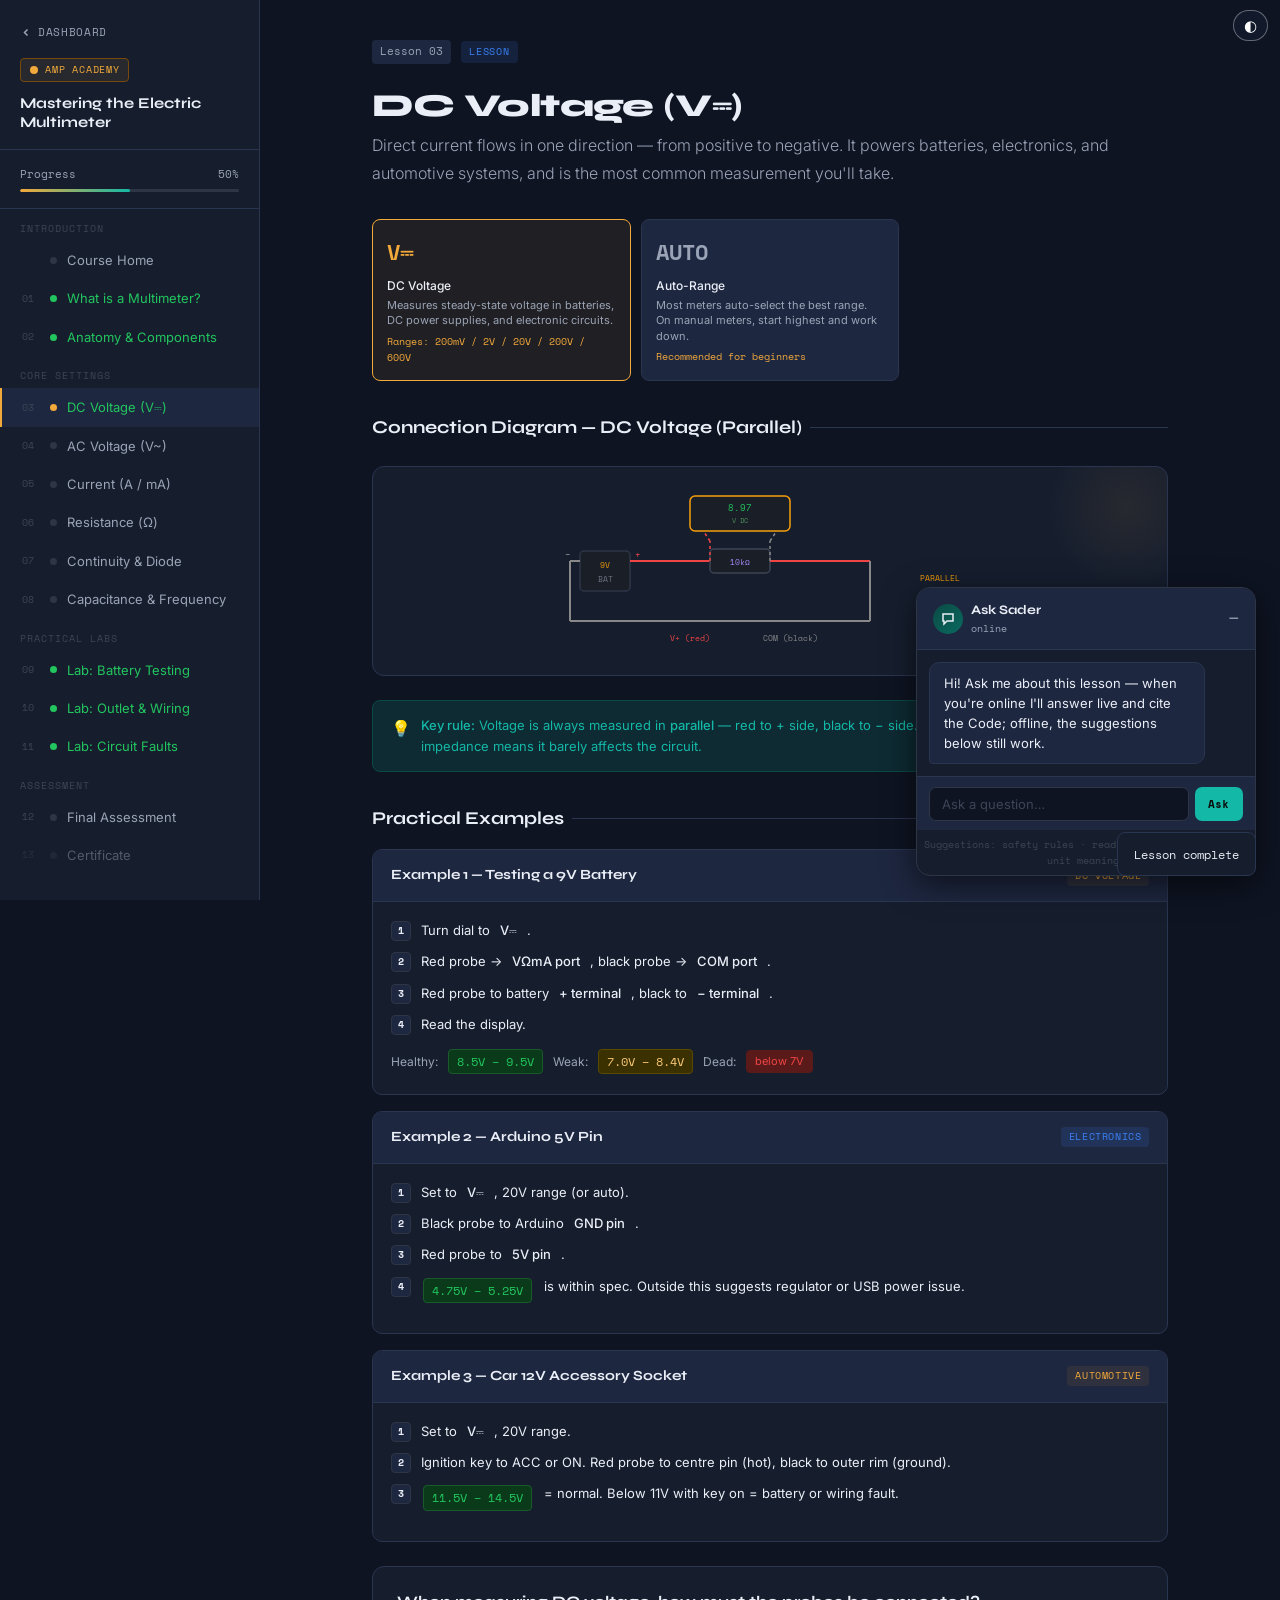
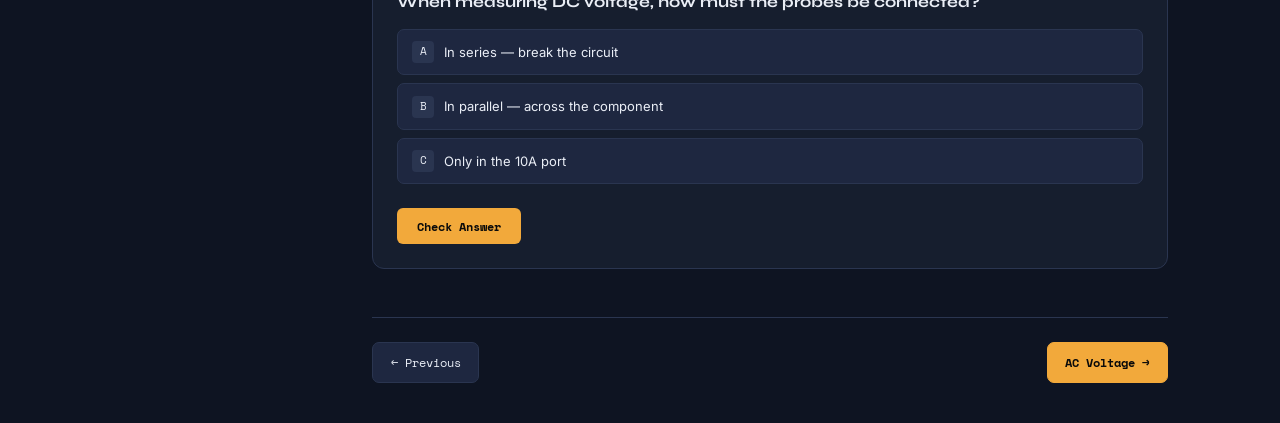
<file: lessons/lesson-03.html>
<!DOCTYPE html>
<html lang="en">
<head>
<meta charset="UTF-8"><meta name="viewport" content="width=device-width,initial-scale=1">
<title>DC Voltage (V⎓) — Mastering the Multimeter</title>
<link rel="stylesheet" href="../css/course.css">
<link rel="stylesheet" href="../css/tutor.css">
</head>
<body>
<div class="app">
  <aside id="sidebar" class="sidebar"></aside>
  <main class="main">
    <div class="lesson-wrap fade-in">
      <div class="lesson-meta">
        <span class="lesson-num">Lesson 03</span>
        <span class="lesson-type type-lesson">Lesson</span>
      </div>
      <h1 class="lesson-h1">DC Voltage (V⎓)</h1>
      <p class="lesson-lead">Direct current flows in one direction — from positive to negative. It powers batteries, electronics, and automotive systems, and is the most common measurement you'll take.</p>

      <div class="settings-grid">
        <div class="setting-card active-card"><div class="setting-symbol" style="color:var(--amber)">V⎓</div><div class="setting-name">DC Voltage</div><div class="setting-desc">Measures steady-state voltage in batteries, DC power supplies, and electronic circuits.</div><div class="setting-range">Ranges: 200mV / 2V / 20V / 200V / 600V</div></div>
        <div class="setting-card"><div class="setting-symbol" style="color:var(--muted)">AUTO</div><div class="setting-name">Auto-Range</div><div class="setting-desc">Most meters auto-select the best range. On manual meters, start highest and work down.</div><div class="setting-range">Recommended for beginners</div></div>
      </div>

      <div class="section-title">Connection Diagram — DC Voltage (Parallel)</div>
      <div class="meter-diagram">
        <svg viewBox="0 0 440 160" style="width:100%;max-width:440px;display:block;margin:0 auto">
          <rect x="30" y="60" width="50" height="40" rx="4" fill="#1a1e27" stroke="#2e3545" stroke-width="1.5"/>
          <text x="55" y="77" text-anchor="middle" font-family="Space Mono,monospace" font-size="8" fill="#f59e0b">9V</text>
          <text x="55" y="91" text-anchor="middle" font-family="Space Mono,monospace" font-size="8" fill="#6b7280">BAT</text>
          <line x1="30" y1="70" x2="20" y2="70" stroke="#888" stroke-width="2"/>
          <line x1="80" y1="70" x2="90" y2="70" stroke="#ef4444" stroke-width="2"/>
          <text x="85" y="67" font-family="Space Mono,monospace" font-size="9" fill="#ef4444">+</text>
          <text x="15" y="67" font-family="Space Mono,monospace" font-size="9" fill="#888">−</text>
          <line x1="90" y1="70" x2="160" y2="70" stroke="#ef4444" stroke-width="2"/>
          <line x1="20" y1="70" x2="20" y2="130" stroke="#888" stroke-width="2"/>
          <line x1="20" y1="130" x2="320" y2="130" stroke="#888" stroke-width="2"/>
          <rect x="160" y="58" width="60" height="24" rx="4" fill="#1a1e27" stroke="#3d4455" stroke-width="1.5"/>
          <text x="190" y="74" text-anchor="middle" font-family="Space Mono,monospace" font-size="8" fill="#a78bfa">10kΩ</text>
          <line x1="220" y1="70" x2="320" y2="70" stroke="#ef4444" stroke-width="2"/>
          <line x1="320" y1="70" x2="320" y2="130" stroke="#888" stroke-width="2"/>
          <line x1="160" y1="70" x2="160" y2="50" stroke="#ef4444" stroke-width="1.5" stroke-dasharray="3"/>
          <line x1="220" y1="70" x2="220" y2="50" stroke="#888" stroke-width="1.5" stroke-dasharray="3"/>
          <line x1="160" y1="50" x2="140" y2="20" stroke="#ef4444" stroke-width="1.5" stroke-dasharray="3"/>
          <line x1="220" y1="50" x2="240" y2="20" stroke="#888" stroke-width="1.5" stroke-dasharray="3"/>
          <rect x="140" y="5" width="100" height="35" rx="5" fill="#1a1e27" stroke="#f59e0b" stroke-width="1.5"/>
          <text x="190" y="20" text-anchor="middle" font-family="Space Mono,monospace" font-size="9" fill="#22c55e">8.97</text>
          <text x="190" y="32" text-anchor="middle" font-family="Space Mono,monospace" font-size="7" fill="#4a8a5a">V DC</text>
          <text x="140" y="150" font-family="Space Mono,monospace" font-size="8" fill="#ef4444" text-anchor="middle">V+ (red)</text>
          <text x="240" y="150" font-family="Space Mono,monospace" font-size="8" fill="#888" text-anchor="middle">COM (black)</text>
          <text x="370" y="90" font-family="Space Mono,monospace" font-size="8" fill="#f59e0b">PARALLEL</text>
        </svg>
      </div>
      <div class="callout callout-tip"><span class="callout-icon">💡</span><div><strong>Key rule:</strong> Voltage is always measured in <strong>parallel</strong> — red to + side, black to − side. The meter's ~10MΩ input impedance means it barely affects the circuit.</div></div>

      <div class="section-title">Practical Examples</div>
      <div class="example-card">
        <div class="example-header"><div class="example-title">Example 1 — Testing a 9V Battery</div><div class="example-tag" style="background:var(--amber-glow);color:var(--amber)">DC Voltage</div></div>
        <div class="example-body">
          <ol class="step-list">
            <li>Turn dial to <strong>V⎓</strong>.</li>
            <li>Red probe → <strong>VΩmA port</strong>, black probe → <strong>COM port</strong>.</li>
            <li>Red probe to battery <strong>+ terminal</strong>, black to <strong>− terminal</strong>.</li>
            <li>Read the display.</li>
          </ol>
          <div style="margin-top:.75rem;display:flex;gap:8px;flex-wrap:wrap;align-items:center">
            <span style="font-size:12px;color:var(--muted)">Healthy:</span><span class="reading-badge">8.5V – 9.5V</span>
            <span style="font-size:12px;color:var(--muted)">Weak:</span><span class="reading-badge" style="background:#3a3000;border-color:#5a4a00;color:#FAC775">7.0V – 8.4V</span>
            <span style="font-size:12px;color:var(--muted)">Dead:</span><span class="warning-badge">below 7V</span>
          </div>
        </div>
      </div>
      <div class="example-card">
        <div class="example-header"><div class="example-title">Example 2 — Arduino 5V Pin</div><div class="example-tag" style="background:var(--blue-glow);color:var(--blue)">Electronics</div></div>
        <div class="example-body">
          <ol class="step-list">
            <li>Set to <strong>V⎓</strong>, 20V range (or auto).</li>
            <li>Black probe to Arduino <strong>GND pin</strong>.</li>
            <li>Red probe to <strong>5V pin</strong>.</li>
            <li><span class="reading-badge">4.75V – 5.25V</span> is within spec. Outside this suggests regulator or USB power issue.</li>
          </ol>
        </div>
      </div>
      <div class="example-card">
        <div class="example-header"><div class="example-title">Example 3 — Car 12V Accessory Socket</div><div class="example-tag" style="background:var(--amber-glow);color:var(--amber)">Automotive</div></div>
        <div class="example-body">
          <ol class="step-list">
            <li>Set to <strong>V⎓</strong>, 20V range.</li>
            <li>Ignition key to ACC or ON. Red probe to centre pin (hot), black to outer rim (ground).</li>
            <li><span class="reading-badge">11.5V – 14.5V</span> = normal. Below 11V with key on = battery or wiring fault.</li>
          </ol>
        </div>
      </div>

      <div class="quiz-wrap">
        <div class="quiz-q">When measuring DC voltage, how must the probes be connected?</div>
        <div class="quiz-options">
          <div class="quiz-opt" data-question="0" id="qopt-0-0" onclick="QuizEngine.select(0,0)"><span class="quiz-letter">A</span>In series — break the circuit</div>
          <div class="quiz-opt" data-question="0" id="qopt-0-1" onclick="QuizEngine.select(0,1)"><span class="quiz-letter">B</span>In parallel — across the component</div>
          <div class="quiz-opt" data-question="0" id="qopt-0-2" onclick="QuizEngine.select(0,2)"><span class="quiz-letter">C</span>Only in the 10A port</div>
        </div>
        <button class="quiz-check-btn" id="qbtn-0" onclick="QuizEngine.checkSingle(0,1,3)">Check Answer</button>
        <div class="quiz-feedback" id="qfb-0"></div>
      </div>
      <div class="lesson-nav">
        <a href="lesson-02.html" class="nav-btn">← Previous</a>
        <a href="lesson-04.html" class="nav-btn primary">AC Voltage →</a>
      </div>
    </div>
  </main>
</div>
<div id="tutor-widget"></div>
<button id="tutor-tab" onclick="toggleTutor()">Ask Sader</button>
<div class="toast" id="toast"></div>
<script src="../js/course.js"></script>
<script src="../js/aa-tutor-config.js"></script>
<script src="../js/aa-tutor-relay.js"></script>
<script>initPage('lesson-03', 'DC Voltage (V⎓)');</script>
</body>
</html>
</file>
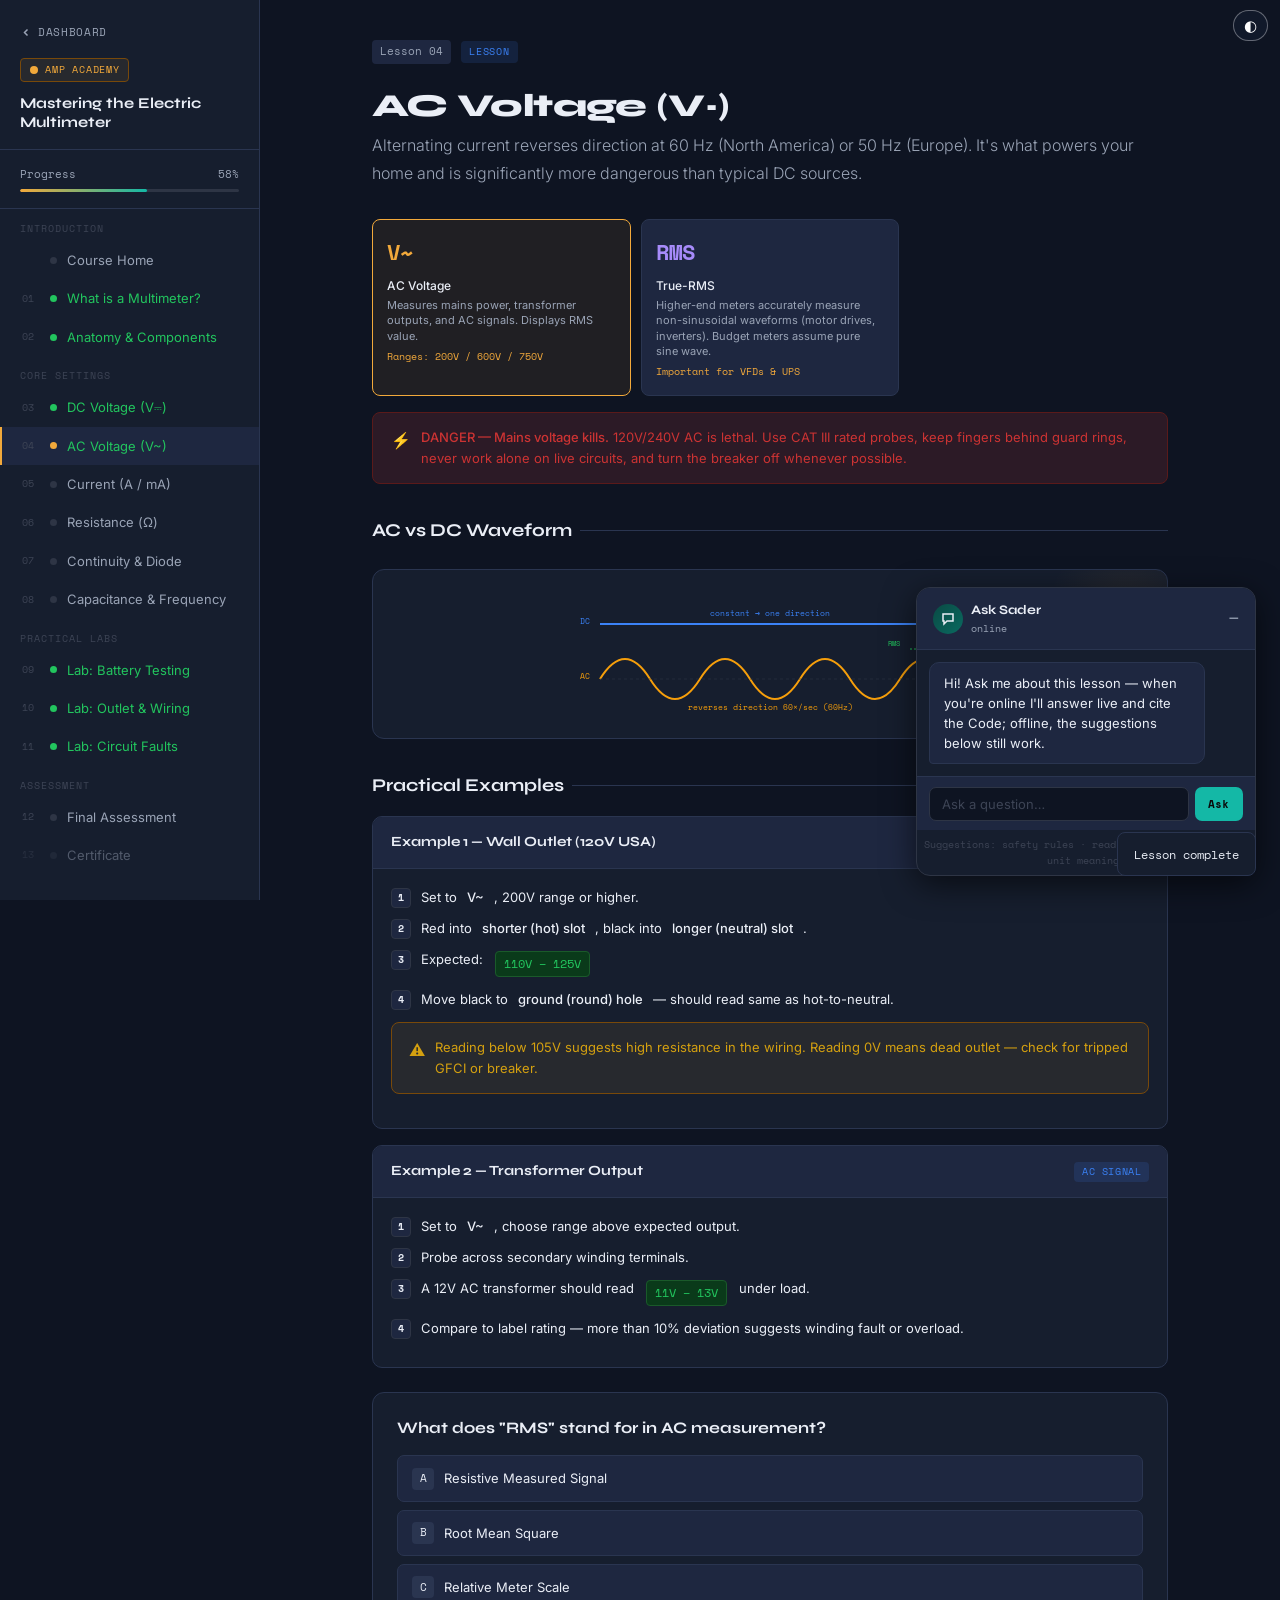
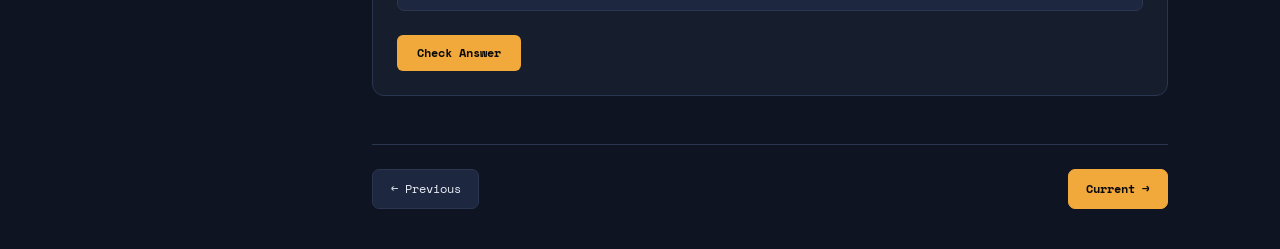
<file: lessons/lesson-04.html>
<!DOCTYPE html>
<html lang="en">
<head>
<meta charset="UTF-8"><meta name="viewport" content="width=device-width,initial-scale=1">
<title>AC Voltage (V~) — Mastering the Multimeter</title>
<link rel="stylesheet" href="../css/course.css">
<link rel="stylesheet" href="../css/tutor.css">
</head>
<body>
<div class="app">
  <aside id="sidebar" class="sidebar"></aside>
  <main class="main">
    <div class="lesson-wrap fade-in">
      <div class="lesson-meta">
        <span class="lesson-num">Lesson 04</span>
        <span class="lesson-type type-lesson">Lesson</span>
      </div>
      <h1 class="lesson-h1">AC Voltage (V~)</h1>
      <p class="lesson-lead">Alternating current reverses direction at 60 Hz (North America) or 50 Hz (Europe). It's what powers your home and is significantly more dangerous than typical DC sources.</p>

      <div class="settings-grid">
        <div class="setting-card active-card"><div class="setting-symbol" style="color:var(--amber)">V~</div><div class="setting-name">AC Voltage</div><div class="setting-desc">Measures mains power, transformer outputs, and AC signals. Displays RMS value.</div><div class="setting-range">Ranges: 200V / 600V / 750V</div></div>
        <div class="setting-card"><div class="setting-symbol" style="color:var(--purple)">RMS</div><div class="setting-name">True-RMS</div><div class="setting-desc">Higher-end meters accurately measure non-sinusoidal waveforms (motor drives, inverters). Budget meters assume pure sine wave.</div><div class="setting-range">Important for VFDs &amp; UPS</div></div>
      </div>

      <div class="callout callout-danger"><span class="callout-icon">⚡</span><div><strong>DANGER — Mains voltage kills.</strong> 120V/240V AC is lethal. Use CAT III rated probes, keep fingers behind guard rings, never work alone on live circuits, and turn the breaker off whenever possible.</div></div>

      <div class="section-title">AC vs DC Waveform</div>
      <div class="meter-diagram">
        <svg viewBox="0 0 400 120" style="width:100%;max-width:400px;display:block;margin:0 auto">
          <text x="10" y="30" font-family="Space Mono,monospace" font-size="8" fill="#3b82f6">DC</text>
          <line x1="30" y1="30" x2="390" y2="30" stroke="#3b82f6" stroke-width="2"/>
          <text x="200" y="22" text-anchor="middle" font-family="Space Mono,monospace" font-size="8" fill="#3b82f6">constant → one direction</text>
          <text x="10" y="85" font-family="Space Mono,monospace" font-size="8" fill="#f59e0b">AC</text>
          <path d="M30,85 Q55,45 80,85 Q105,125 130,85 Q155,45 180,85 Q205,125 230,85 Q255,45 280,85 Q305,125 330,85 Q355,45 380,85" fill="none" stroke="#f59e0b" stroke-width="2"/>
          <line x1="30" y1="85" x2="390" y2="85" stroke="#2e3545" stroke-width="0.5" stroke-dasharray="3"/>
          <text x="200" y="116" text-anchor="middle" font-family="Space Mono,monospace" font-size="8" fill="#f59e0b">reverses direction 60×/sec (60Hz)</text>
          <line x1="340" y1="55" x2="380" y2="55" stroke="#22c55e" stroke-width="1" stroke-dasharray="2"/>
          <text x="318" y="52" font-family="Space Mono,monospace" font-size="7" fill="#22c55e">RMS</text>
        </svg>
      </div>

      <div class="section-title">Practical Examples</div>
      <div class="example-card">
        <div class="example-header"><div class="example-title">Example 1 — Wall Outlet (120V USA)</div><div class="example-tag" style="background:var(--red-glow);color:var(--red)">High Voltage</div></div>
        <div class="example-body">
          <ol class="step-list">
            <li>Set to <strong>V~</strong>, 200V range or higher.</li>
            <li>Red into <strong>shorter (hot) slot</strong>, black into <strong>longer (neutral) slot</strong>.</li>
            <li>Expected: <span class="reading-badge">110V – 125V</span></li>
            <li>Move black to <strong>ground (round) hole</strong> — should read same as hot-to-neutral.</li>
          </ol>
          <div class="callout callout-warn" style="margin-top:.75rem"><span class="callout-icon">⚠</span><div>Reading below 105V suggests high resistance in the wiring. Reading 0V means dead outlet — check for tripped GFCI or breaker.</div></div>
        </div>
      </div>
      <div class="example-card">
        <div class="example-header"><div class="example-title">Example 2 — Transformer Output</div><div class="example-tag" style="background:var(--blue-glow);color:var(--blue)">AC Signal</div></div>
        <div class="example-body">
          <ol class="step-list">
            <li>Set to <strong>V~</strong>, choose range above expected output.</li>
            <li>Probe across secondary winding terminals.</li>
            <li>A 12V AC transformer should read <span class="reading-badge">11V – 13V</span> under load.</li>
            <li>Compare to label rating — more than 10% deviation suggests winding fault or overload.</li>
          </ol>
        </div>
      </div>

      <div class="quiz-wrap">
        <div class="quiz-q">What does "RMS" stand for in AC measurement?</div>
        <div class="quiz-options">
          <div class="quiz-opt" id="qopt-0-0" onclick="QuizEngine.select(0,0)"><span class="quiz-letter">A</span>Resistive Measured Signal</div>
          <div class="quiz-opt" id="qopt-0-1" onclick="QuizEngine.select(0,1)"><span class="quiz-letter">B</span>Root Mean Square</div>
          <div class="quiz-opt" id="qopt-0-2" onclick="QuizEngine.select(0,2)"><span class="quiz-letter">C</span>Relative Meter Scale</div>
        </div>
        <button class="quiz-check-btn" id="qbtn-0" onclick="QuizEngine.checkSingle(0,1,3)">Check Answer</button>
        <div class="quiz-feedback" id="qfb-0"></div>
      </div>
      <div class="lesson-nav">
        <a href="lesson-03.html" class="nav-btn">← Previous</a>
        <a href="lesson-05.html" class="nav-btn primary">Current →</a>
      </div>
    </div>
  </main>
</div>
<div id="tutor-widget"></div>
<button id="tutor-tab" onclick="toggleTutor()">Ask Sader</button>
<div class="toast" id="toast"></div>
<script src="../js/course.js"></script>
<script src="../js/aa-tutor-config.js"></script>
<script src="../js/aa-tutor-relay.js"></script>
<script>initPage('lesson-04', 'AC Voltage (V~)');</script>
</body>
</html>
</file>
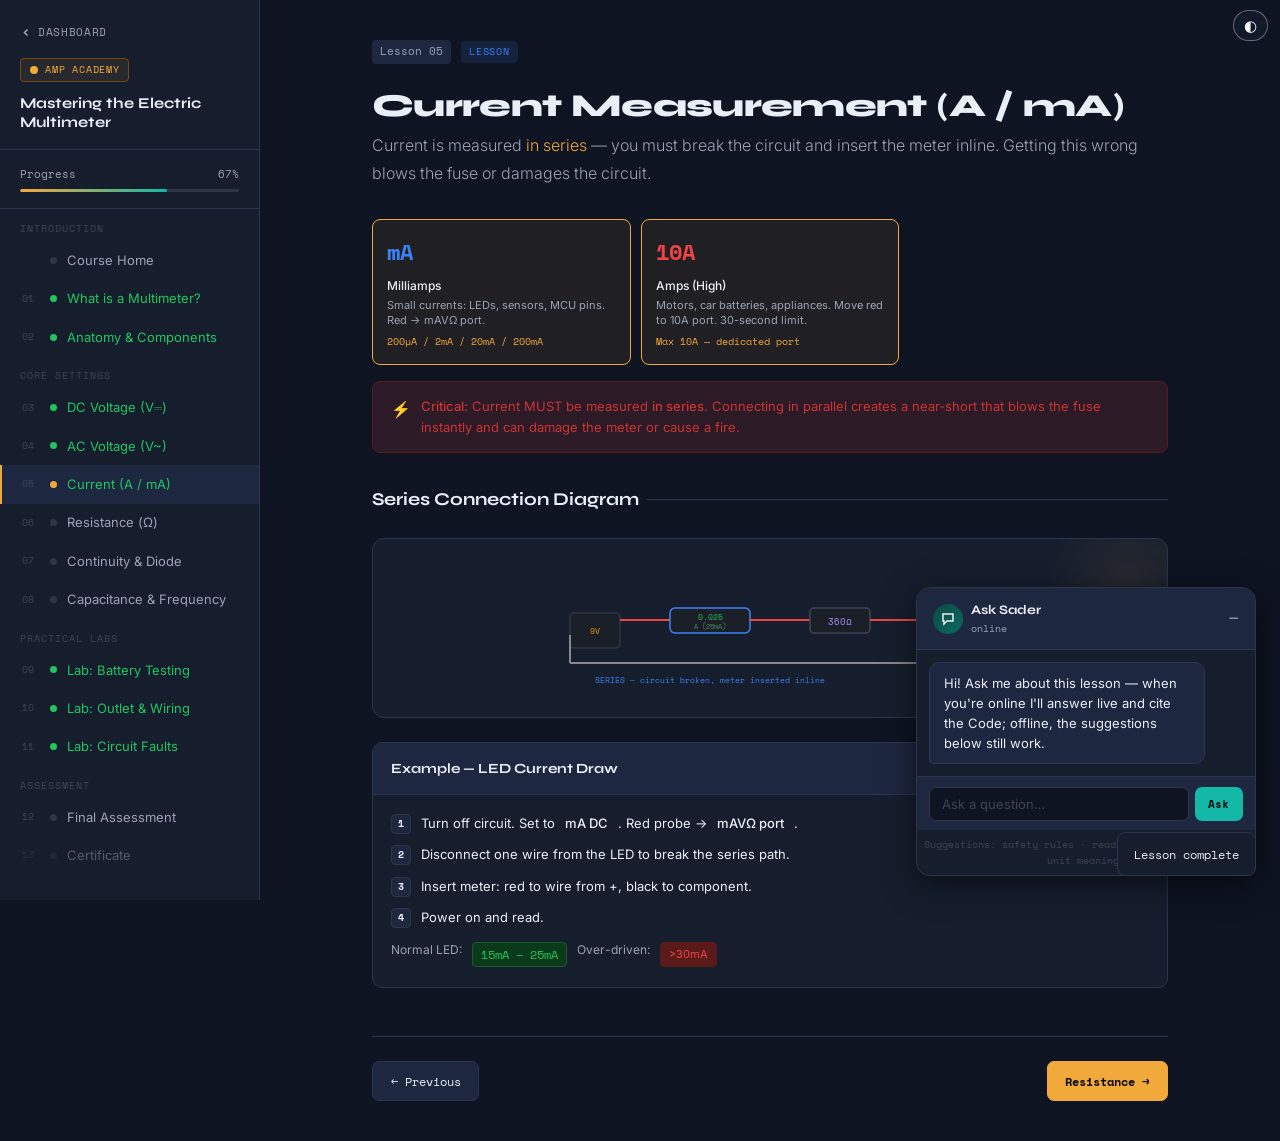
<file: lessons/lesson-05.html>
<!DOCTYPE html>
<html lang="en">
<head>
<meta charset="UTF-8"><meta name="viewport" content="width=device-width,initial-scale=1">
<title>Current Measurement (A / mA) — Mastering the Multimeter</title>
<link rel="stylesheet" href="../css/course.css">
<link rel="stylesheet" href="../css/tutor.css">
</head>
<body>
<div class="app">
  <aside id="sidebar" class="sidebar"></aside>
  <main class="main">
    <div class="lesson-wrap fade-in">
      <div class="lesson-meta">
        <span class="lesson-num">Lesson 05</span>
        <span class="lesson-type type-lesson">Lesson</span>
      </div>
      <h1 class="lesson-h1">Current Measurement (A / mA)</h1>
<p class="lesson-lead">Current is measured <em>in series</em> — you must break the circuit and insert the meter inline. Getting this wrong blows the fuse or damages the circuit.</p>
<div class="settings-grid">
  <div class="setting-card active-card"><div class="setting-symbol" style="color:var(--blue)">mA</div><div class="setting-name">Milliamps</div><div class="setting-desc">Small currents: LEDs, sensors, MCU pins. Red → mAVΩ port.</div><div class="setting-range">200µA / 2mA / 20mA / 200mA</div></div>
  <div class="setting-card active-card"><div class="setting-symbol" style="color:var(--red)">10A</div><div class="setting-name">Amps (High)</div><div class="setting-desc">Motors, car batteries, appliances. Move red to 10A port. 30-second limit.</div><div class="setting-range">Max 10A — dedicated port</div></div>
</div>
<div class="callout callout-danger"><span class="callout-icon">⚡</span><div><strong>Critical:</strong> Current MUST be measured <strong>in series</strong>. Connecting in parallel creates a near-short that blows the fuse instantly and can damage the meter or cause a fire.</div></div>
<div class="section-title">Series Connection Diagram</div>
<div class="meter-diagram">
  <svg viewBox="0 0 440 130" style="width:100%;max-width:440px;display:block;margin:0 auto">
    <rect x="20" y="50" width="50" height="35" rx="4" fill="#1a1e27" stroke="#2e3545" stroke-width="1.5"/>
    <text x="45" y="71" text-anchor="middle" font-family="Space Mono,monospace" font-size="8" fill="#f59e0b">9V</text>
    <line x1="70" y1="57" x2="120" y2="57" stroke="#ef4444" stroke-width="2"/>
    <rect x="120" y="45" width="80" height="25" rx="5" fill="#1a1e27" stroke="#3b82f6" stroke-width="1.5"/>
    <text x="160" y="57" text-anchor="middle" font-family="Space Mono,monospace" font-size="8" fill="#22c55e">0.025</text>
    <text x="160" y="66" text-anchor="middle" font-family="Space Mono,monospace" font-size="7" fill="#4a8a5a">A (25mA)</text>
    <line x1="200" y1="57" x2="260" y2="57" stroke="#ef4444" stroke-width="2"/>
    <rect x="260" y="45" width="60" height="25" rx="4" fill="#1a1e27" stroke="#3d4455" stroke-width="1.5"/>
    <text x="290" y="62" text-anchor="middle" font-family="Space Mono,monospace" font-size="9" fill="#a78bfa">360Ω</text>
    <line x1="320" y1="57" x2="380" y2="57" stroke="#ef4444" stroke-width="2"/>
    <line x1="380" y1="57" x2="380" y2="100" stroke="#888" stroke-width="2"/>
    <line x1="380" y1="100" x2="20" y2="100" stroke="#888" stroke-width="2"/>
    <line x1="20" y1="100" x2="20" y2="72" stroke="#888" stroke-width="2"/>
    <text x="160" y="120" text-anchor="middle" font-family="Space Mono,monospace" font-size="8" fill="#3b82f6">SERIES — circuit broken, meter inserted inline</text>
  </svg>
</div>
<div class="example-card">
  <div class="example-header"><div class="example-title">Example — LED Current Draw</div><div class="example-tag" style="background:var(--blue-glow);color:var(--blue)">Series Circuit</div></div>
  <div class="example-body">
    <ol class="step-list">
      <li>Turn off circuit. Set to <strong>mA DC</strong>. Red probe → <strong>mAVΩ port</strong>.</li>
      <li>Disconnect one wire from the LED to break the series path.</li>
      <li>Insert meter: red to wire from +, black to component.</li>
      <li>Power on and read.</li>
    </ol>
    <div style="margin-top:.75rem;display:flex;gap:8px;flex-wrap:wrap">
      <span style="font-size:12px;color:var(--muted)">Normal LED:</span><span class="reading-badge">15mA – 25mA</span>
      <span style="font-size:12px;color:var(--muted)">Over-driven:</span><span class="warning-badge">&gt;30mA</span>
    </div>
  </div>
</div>
      <div class="lesson-nav">
        <a href="lesson-04.html" class="nav-btn">← Previous</a>
        <a href="lesson-06.html" class="nav-btn primary">Resistance →</a>
      </div>
    </div>
  </main>
</div>
<div id="tutor-widget"></div>
<button id="tutor-tab" onclick="toggleTutor()">Ask Sader</button>
<div class="toast" id="toast"></div>
<script src="../js/course.js"></script>
<script src="../js/aa-tutor-config.js"></script>
<script src="../js/aa-tutor-relay.js"></script>
<script>initPage('lesson-05', 'Current Measurement (A / mA)');</script>
</body>
</html>
</file>
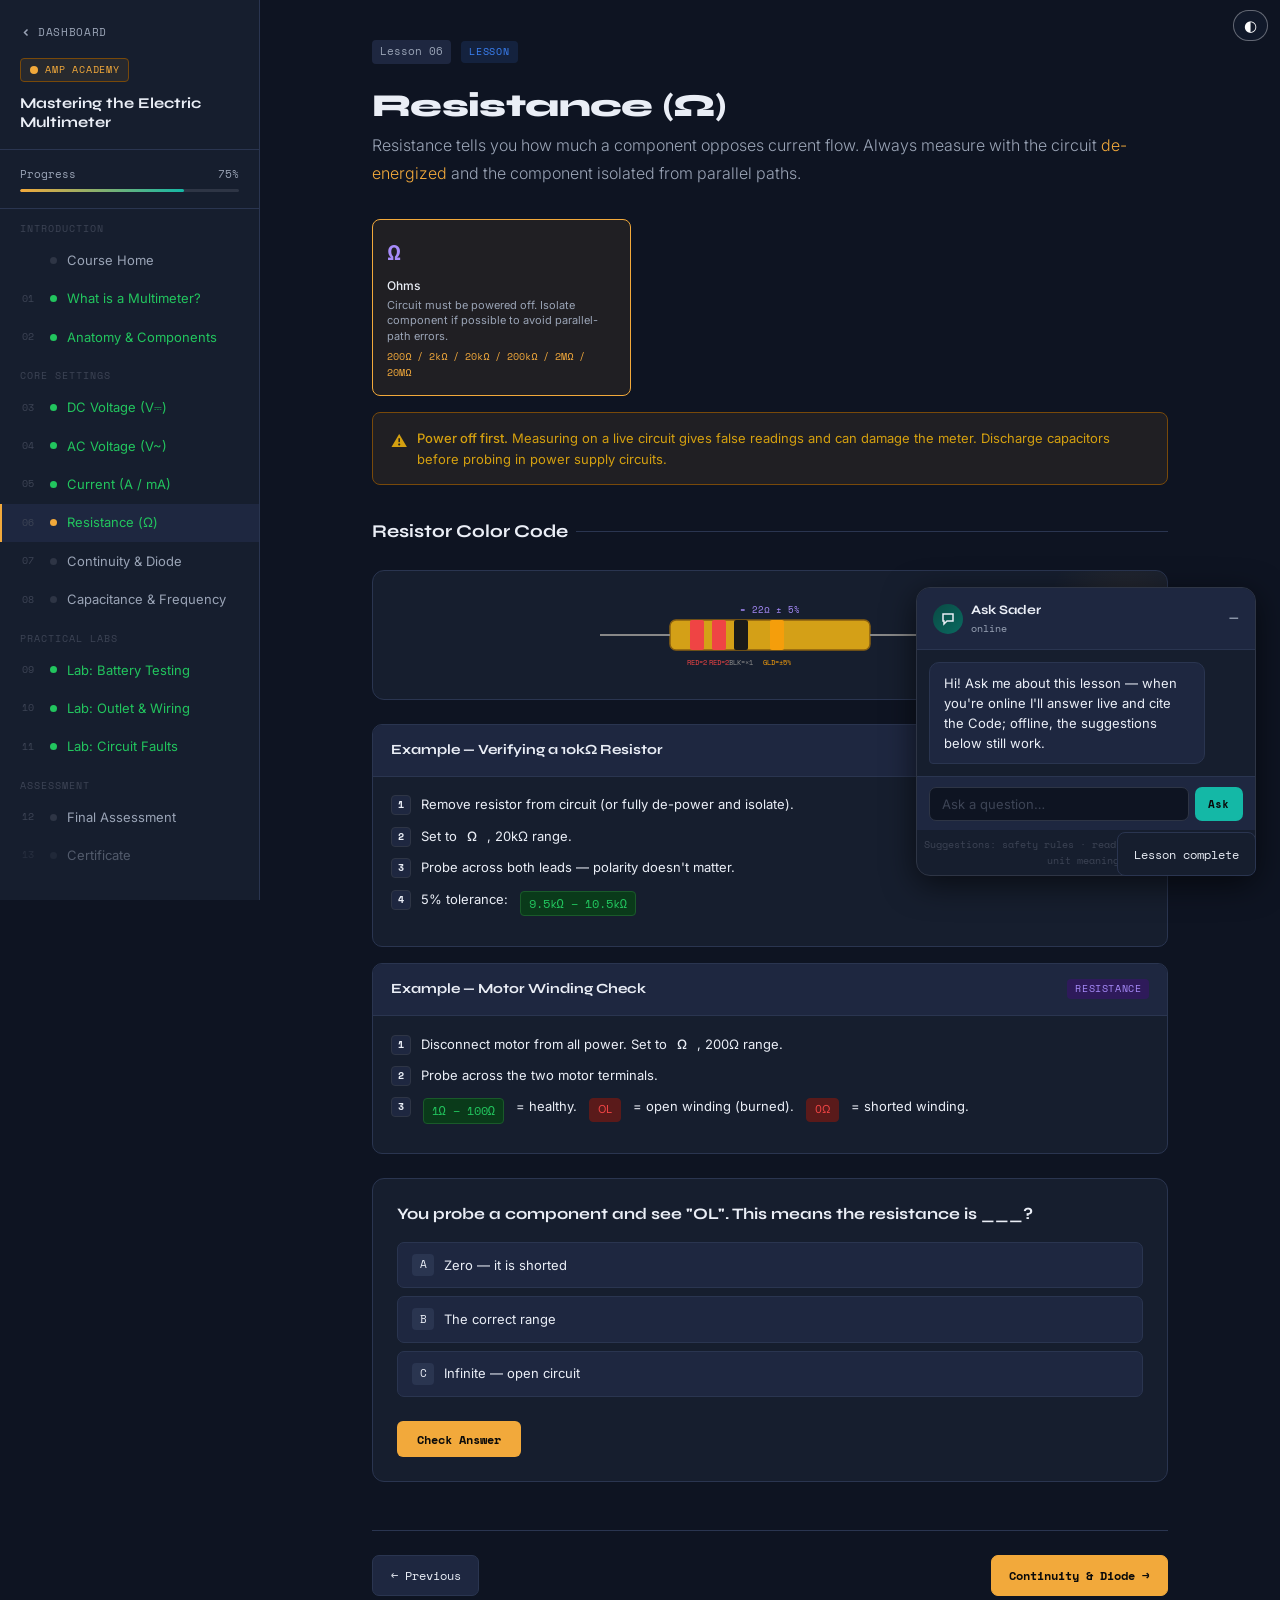
<file: lessons/lesson-06.html>
<!DOCTYPE html>
<html lang="en">
<head>
<meta charset="UTF-8"><meta name="viewport" content="width=device-width,initial-scale=1">
<title>Resistance (Ω) — Mastering the Multimeter</title>
<link rel="stylesheet" href="../css/course.css">
<link rel="stylesheet" href="../css/tutor.css">
</head>
<body>
<div class="app">
  <aside id="sidebar" class="sidebar"></aside>
  <main class="main">
    <div class="lesson-wrap fade-in">
      <div class="lesson-meta">
        <span class="lesson-num">Lesson 06</span>
        <span class="lesson-type type-lesson">Lesson</span>
      </div>
      <h1 class="lesson-h1">Resistance (Ω)</h1>
<p class="lesson-lead">Resistance tells you how much a component opposes current flow. Always measure with the circuit <em>de-energized</em> and the component isolated from parallel paths.</p>
<div class="settings-grid">
  <div class="setting-card active-card"><div class="setting-symbol" style="color:var(--purple)">Ω</div><div class="setting-name">Ohms</div><div class="setting-desc">Circuit must be powered off. Isolate component if possible to avoid parallel-path errors.</div><div class="setting-range">200Ω / 2kΩ / 20kΩ / 200kΩ / 2MΩ / 20MΩ</div></div>
</div>
<div class="callout callout-warn"><span class="callout-icon">⚠</span><div><strong>Power off first.</strong> Measuring on a live circuit gives false readings and can damage the meter. Discharge capacitors before probing in power supply circuits.</div></div>
<div class="section-title">Resistor Color Code</div>
<div class="meter-diagram">
  <svg viewBox="0 0 400 80" style="width:100%;max-width:400px;display:block;margin:0 auto">
    <rect x="100" y="25" width="200" height="30" rx="6" fill="#d4a017" stroke="#8a6010" stroke-width="1.5"/>
    <rect x="120" y="25" width="14" height="30" rx="2" fill="#ef4444"/>
    <rect x="142" y="25" width="14" height="30" rx="2" fill="#ef4444"/>
    <rect x="164" y="25" width="14" height="30" rx="2" fill="#1a1a1a"/>
    <rect x="200" y="25" width="14" height="30" rx="2" fill="#f59e0b"/>
    <line x1="30" y1="40" x2="100" y2="40" stroke="#888" stroke-width="2"/>
    <line x1="300" y1="40" x2="370" y2="40" stroke="#888" stroke-width="2"/>
    <text x="127" y="70" font-family="Space Mono,monospace" font-size="7" fill="#ef4444" text-anchor="middle">RED=2</text>
    <text x="149" y="70" font-family="Space Mono,monospace" font-size="7" fill="#ef4444" text-anchor="middle">RED=2</text>
    <text x="171" y="70" font-family="Space Mono,monospace" font-size="7" fill="#888" text-anchor="middle">BLK=×1</text>
    <text x="207" y="70" font-family="Space Mono,monospace" font-size="7" fill="#f59e0b" text-anchor="middle">GLD=±5%</text>
    <text x="200" y="18" text-anchor="middle" font-family="Space Mono,monospace" font-size="9" fill="#a78bfa">= 22Ω ± 5%</text>
  </svg>
</div>
<div class="example-card">
  <div class="example-header"><div class="example-title">Example — Verifying a 10kΩ Resistor</div><div class="example-tag" style="background:var(--purple-dim);color:var(--purple)">Resistance</div></div>
  <div class="example-body">
    <ol class="step-list">
      <li>Remove resistor from circuit (or fully de-power and isolate).</li>
      <li>Set to <strong>Ω</strong>, 20kΩ range.</li>
      <li>Probe across both leads — polarity doesn't matter.</li>
      <li>5% tolerance: <span class="reading-badge">9.5kΩ – 10.5kΩ</span></li>
    </ol>
  </div>
</div>
<div class="example-card">
  <div class="example-header"><div class="example-title">Example — Motor Winding Check</div><div class="example-tag" style="background:var(--purple-dim);color:var(--purple)">Resistance</div></div>
  <div class="example-body">
    <ol class="step-list">
      <li>Disconnect motor from all power. Set to <strong>Ω</strong>, 200Ω range.</li>
      <li>Probe across the two motor terminals.</li>
      <li><span class="reading-badge">1Ω – 100Ω</span> = healthy. <span class="warning-badge">OL</span> = open winding (burned). <span class="warning-badge">0Ω</span> = shorted winding.</li>
    </ol>
  </div>
</div>
<div class="quiz-wrap">
  <div class="quiz-q">You probe a component and see "OL". This means the resistance is ___?</div>
  <div class="quiz-options">
    <div class="quiz-opt" id="qopt-0-0" onclick="QuizEngine.select(0,0)"><span class="quiz-letter">A</span>Zero — it is shorted</div>
    <div class="quiz-opt" id="qopt-0-1" onclick="QuizEngine.select(0,1)"><span class="quiz-letter">B</span>The correct range</div>
    <div class="quiz-opt" id="qopt-0-2" onclick="QuizEngine.select(0,2)"><span class="quiz-letter">C</span>Infinite — open circuit</div>
  </div>
  <button class="quiz-check-btn" id="qbtn-0" onclick="QuizEngine.checkSingle(0,2,3)">Check Answer</button>
  <div class="quiz-feedback" id="qfb-0"></div>
</div>
      <div class="lesson-nav">
        <a href="lesson-05.html" class="nav-btn">← Previous</a>
        <a href="lesson-07.html" class="nav-btn primary">Continuity &amp; Diode →</a>
      </div>
    </div>
  </main>
</div>
<div id="tutor-widget"></div>
<button id="tutor-tab" onclick="toggleTutor()">Ask Sader</button>
<div class="toast" id="toast"></div>
<script src="../js/course.js"></script>
<script src="../js/aa-tutor-config.js"></script>
<script src="../js/aa-tutor-relay.js"></script>
<script>initPage('lesson-06', 'Resistance (Ω)');</script>
</body>
</html>
</file>
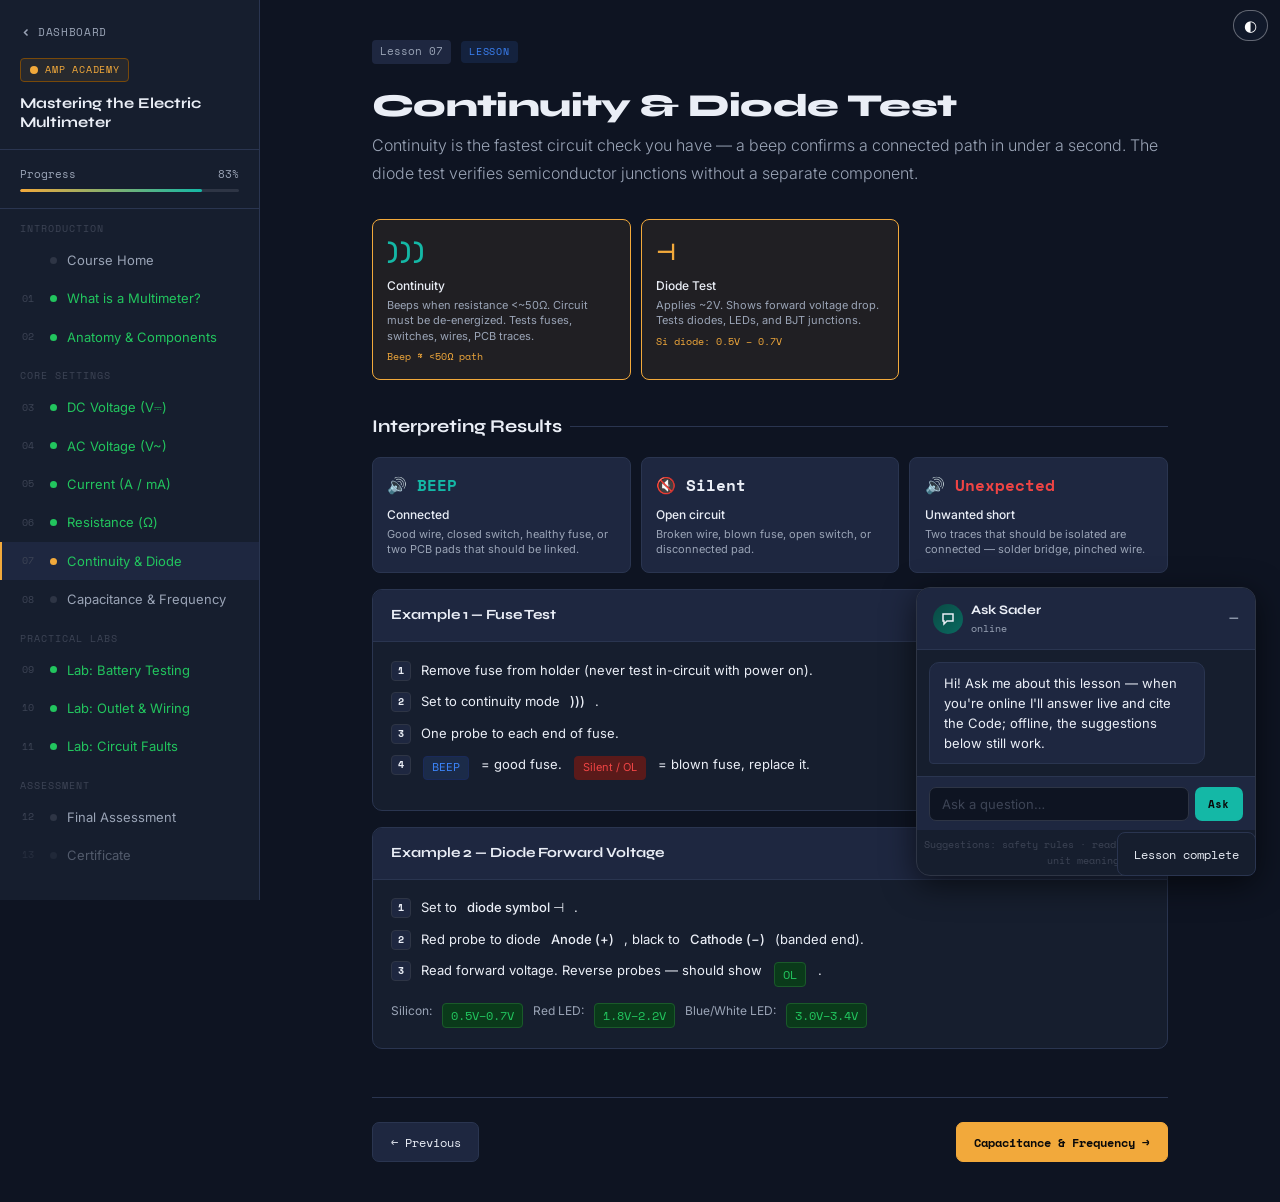
<file: lessons/lesson-07.html>
<!DOCTYPE html>
<html lang="en">
<head>
<meta charset="UTF-8"><meta name="viewport" content="width=device-width,initial-scale=1">
<title>Continuity & Diode Test — Mastering the Multimeter</title>
<link rel="stylesheet" href="../css/course.css">
<link rel="stylesheet" href="../css/tutor.css">
</head>
<body>
<div class="app">
  <aside id="sidebar" class="sidebar"></aside>
  <main class="main">
    <div class="lesson-wrap fade-in">
      <div class="lesson-meta">
        <span class="lesson-num">Lesson 07</span>
        <span class="lesson-type type-lesson">Lesson</span>
      </div>
      <h1 class="lesson-h1">Continuity &amp; Diode Test</h1>
<p class="lesson-lead">Continuity is the fastest circuit check you have — a beep confirms a connected path in under a second. The diode test verifies semiconductor junctions without a separate component.</p>
<div class="settings-grid">
  <div class="setting-card active-card"><div class="setting-symbol" style="color:var(--teal)">)))</div><div class="setting-name">Continuity</div><div class="setting-desc">Beeps when resistance &lt;~50Ω. Circuit must be de-energized. Tests fuses, switches, wires, PCB traces.</div><div class="setting-range">Beep ≈ &lt;50Ω path</div></div>
  <div class="setting-card active-card"><div class="setting-symbol" style="color:var(--amber)">⊣</div><div class="setting-name">Diode Test</div><div class="setting-desc">Applies ~2V. Shows forward voltage drop. Tests diodes, LEDs, and BJT junctions.</div><div class="setting-range">Si diode: 0.5V – 0.7V</div></div>
</div>
<div class="section-title">Interpreting Results</div>
<div class="settings-grid">
  <div class="setting-card"><div class="setting-symbol" style="font-size:16px;color:var(--teal)">🔊 BEEP</div><div class="setting-name">Connected</div><div class="setting-desc">Good wire, closed switch, healthy fuse, or two PCB pads that should be linked.</div></div>
  <div class="setting-card"><div class="setting-symbol" style="font-size:16px">🔇 Silent</div><div class="setting-name">Open circuit</div><div class="setting-desc">Broken wire, blown fuse, open switch, or disconnected pad.</div></div>
  <div class="setting-card"><div class="setting-symbol" style="font-size:16px;color:var(--red)">🔊 Unexpected</div><div class="setting-name">Unwanted short</div><div class="setting-desc">Two traces that should be isolated are connected — solder bridge, pinched wire.</div></div>
</div>
<div class="example-card">
  <div class="example-header"><div class="example-title">Example 1 — Fuse Test</div><div class="example-tag" style="background:var(--teal-glow);color:var(--teal)">Continuity</div></div>
  <div class="example-body">
    <ol class="step-list">
      <li>Remove fuse from holder (never test in-circuit with power on).</li>
      <li>Set to continuity mode <strong>)))</strong>.</li>
      <li>One probe to each end of fuse.</li>
      <li><span class="info-badge">BEEP</span> = good fuse. <span class="warning-badge">Silent / OL</span> = blown fuse, replace it.</li>
    </ol>
  </div>
</div>
<div class="example-card">
  <div class="example-header"><div class="example-title">Example 2 — Diode Forward Voltage</div><div class="example-tag" style="background:var(--amber-glow);color:var(--amber)">Diode</div></div>
  <div class="example-body">
    <ol class="step-list">
      <li>Set to <strong>diode symbol ⊣</strong>.</li>
      <li>Red probe to diode <strong>Anode (+)</strong>, black to <strong>Cathode (−)</strong> (banded end).</li>
      <li>Read forward voltage. Reverse probes — should show <span class="reading-badge">OL</span>.</li>
    </ol>
    <div style="margin-top:.75rem;display:flex;gap:8px;flex-wrap:wrap">
      <span style="font-size:12px;color:var(--muted)">Silicon:</span><span class="reading-badge">0.5V–0.7V</span>
      <span style="font-size:12px;color:var(--muted)">Red LED:</span><span class="reading-badge">1.8V–2.2V</span>
      <span style="font-size:12px;color:var(--muted)">Blue/White LED:</span><span class="reading-badge">3.0V–3.4V</span>
    </div>
  </div>
</div>
      <div class="lesson-nav">
        <a href="lesson-06.html" class="nav-btn">← Previous</a>
        <a href="lesson-08.html" class="nav-btn primary">Capacitance &amp; Frequency →</a>
      </div>
    </div>
  </main>
</div>
<div id="tutor-widget"></div>
<button id="tutor-tab" onclick="toggleTutor()">Ask Sader</button>
<div class="toast" id="toast"></div>
<script src="../js/course.js"></script>
<script src="../js/aa-tutor-config.js"></script>
<script src="../js/aa-tutor-relay.js"></script>
<script>initPage('lesson-07', 'Continuity & Diode Test');</script>
</body>
</html>
</file>
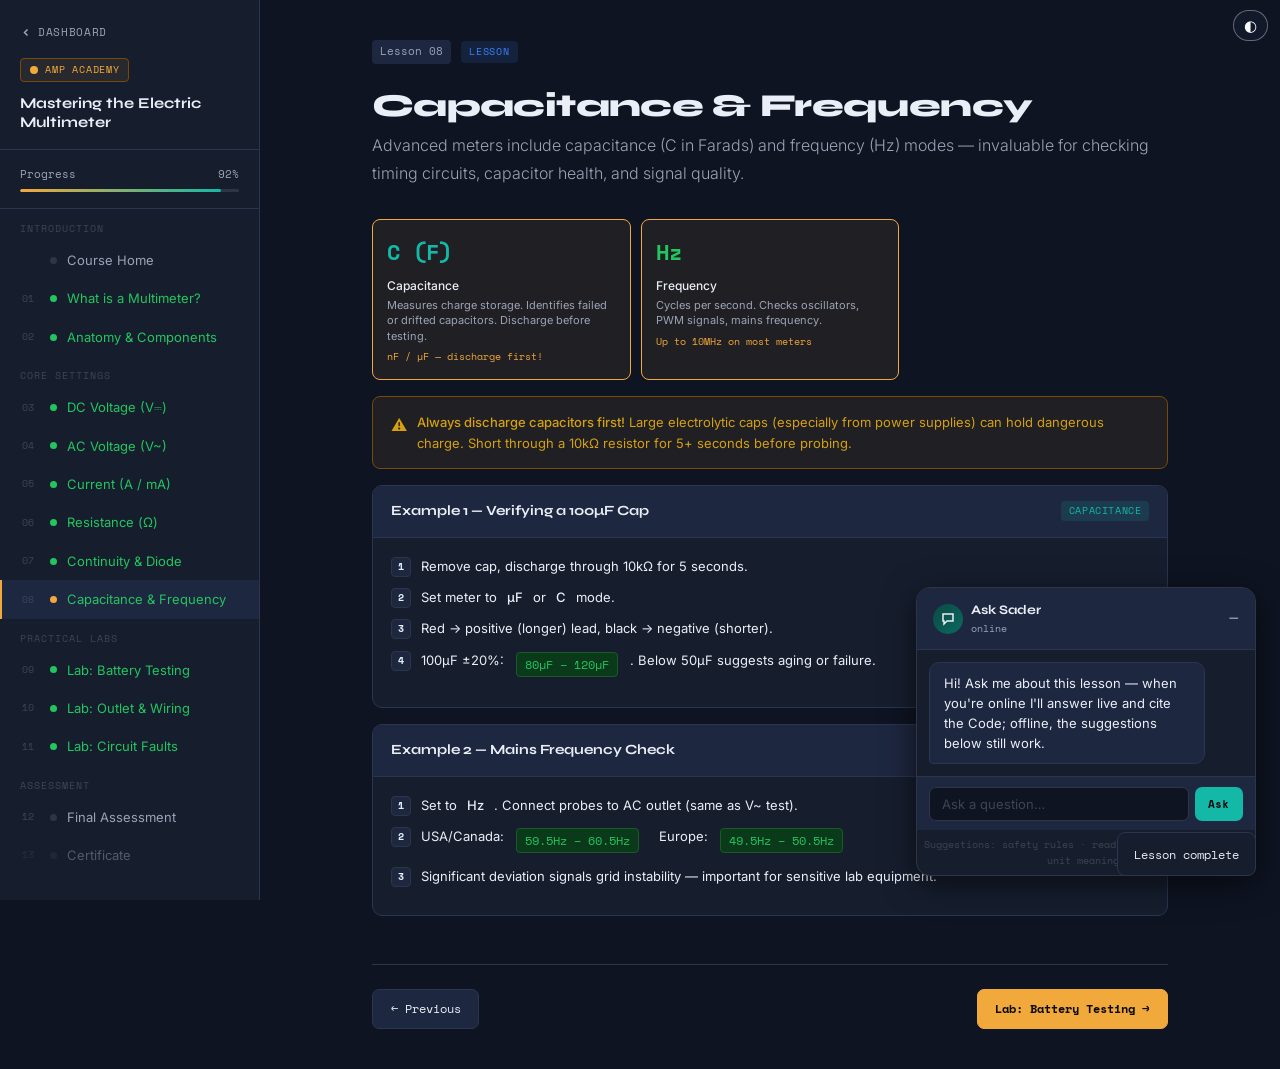
<file: lessons/lesson-08.html>
<!DOCTYPE html>
<html lang="en">
<head>
<meta charset="UTF-8"><meta name="viewport" content="width=device-width,initial-scale=1">
<title>Capacitance & Frequency — Mastering the Multimeter</title>
<link rel="stylesheet" href="../css/course.css">
<link rel="stylesheet" href="../css/tutor.css">
</head>
<body>
<div class="app">
  <aside id="sidebar" class="sidebar"></aside>
  <main class="main">
    <div class="lesson-wrap fade-in">
      <div class="lesson-meta">
        <span class="lesson-num">Lesson 08</span>
        <span class="lesson-type type-lesson">Lesson</span>
      </div>
      <h1 class="lesson-h1">Capacitance &amp; Frequency</h1>
<p class="lesson-lead">Advanced meters include capacitance (C in Farads) and frequency (Hz) modes — invaluable for checking timing circuits, capacitor health, and signal quality.</p>
<div class="settings-grid">
  <div class="setting-card active-card"><div class="setting-symbol" style="color:var(--teal)">C (F)</div><div class="setting-name">Capacitance</div><div class="setting-desc">Measures charge storage. Identifies failed or drifted capacitors. Discharge before testing.</div><div class="setting-range">nF / µF — discharge first!</div></div>
  <div class="setting-card active-card"><div class="setting-symbol" style="color:var(--green)">Hz</div><div class="setting-name">Frequency</div><div class="setting-desc">Cycles per second. Checks oscillators, PWM signals, mains frequency.</div><div class="setting-range">Up to 10MHz on most meters</div></div>
</div>
<div class="callout callout-warn"><span class="callout-icon">⚠</span><div><strong>Always discharge capacitors first!</strong> Large electrolytic caps (especially from power supplies) can hold dangerous charge. Short through a 10kΩ resistor for 5+ seconds before probing.</div></div>
<div class="example-card">
  <div class="example-header"><div class="example-title">Example 1 — Verifying a 100µF Cap</div><div class="example-tag" style="background:var(--teal-glow);color:var(--teal)">Capacitance</div></div>
  <div class="example-body">
    <ol class="step-list">
      <li>Remove cap, discharge through 10kΩ for 5 seconds.</li>
      <li>Set meter to <strong>µF</strong> or <strong>C</strong> mode.</li>
      <li>Red → positive (longer) lead, black → negative (shorter).</li>
      <li>100µF ±20%: <span class="reading-badge">80µF – 120µF</span>. Below 50µF suggests aging or failure.</li>
    </ol>
  </div>
</div>
<div class="example-card">
  <div class="example-header"><div class="example-title">Example 2 — Mains Frequency Check</div><div class="example-tag" style="background:var(--green-dim);color:var(--green)">Frequency</div></div>
  <div class="example-body">
    <ol class="step-list">
      <li>Set to <strong>Hz</strong>. Connect probes to AC outlet (same as V~ test).</li>
      <li>USA/Canada: <span class="reading-badge">59.5Hz – 60.5Hz</span> &nbsp; Europe: <span class="reading-badge">49.5Hz – 50.5Hz</span></li>
      <li>Significant deviation signals grid instability — important for sensitive lab equipment.</li>
    </ol>
  </div>
</div>
      <div class="lesson-nav">
        <a href="lesson-07.html" class="nav-btn">← Previous</a>
        <a href="lab-01.html" class="nav-btn primary">Lab: Battery Testing →</a>
      </div>
    </div>
  </main>
</div>
<div id="tutor-widget"></div>
<button id="tutor-tab" onclick="toggleTutor()">Ask Sader</button>
<div class="toast" id="toast"></div>
<script src="../js/course.js"></script>
<script src="../js/aa-tutor-config.js"></script>
<script src="../js/aa-tutor-relay.js"></script>
<script>initPage('lesson-08', 'Capacitance & Frequency');</script>
</body>
</html>
</file>
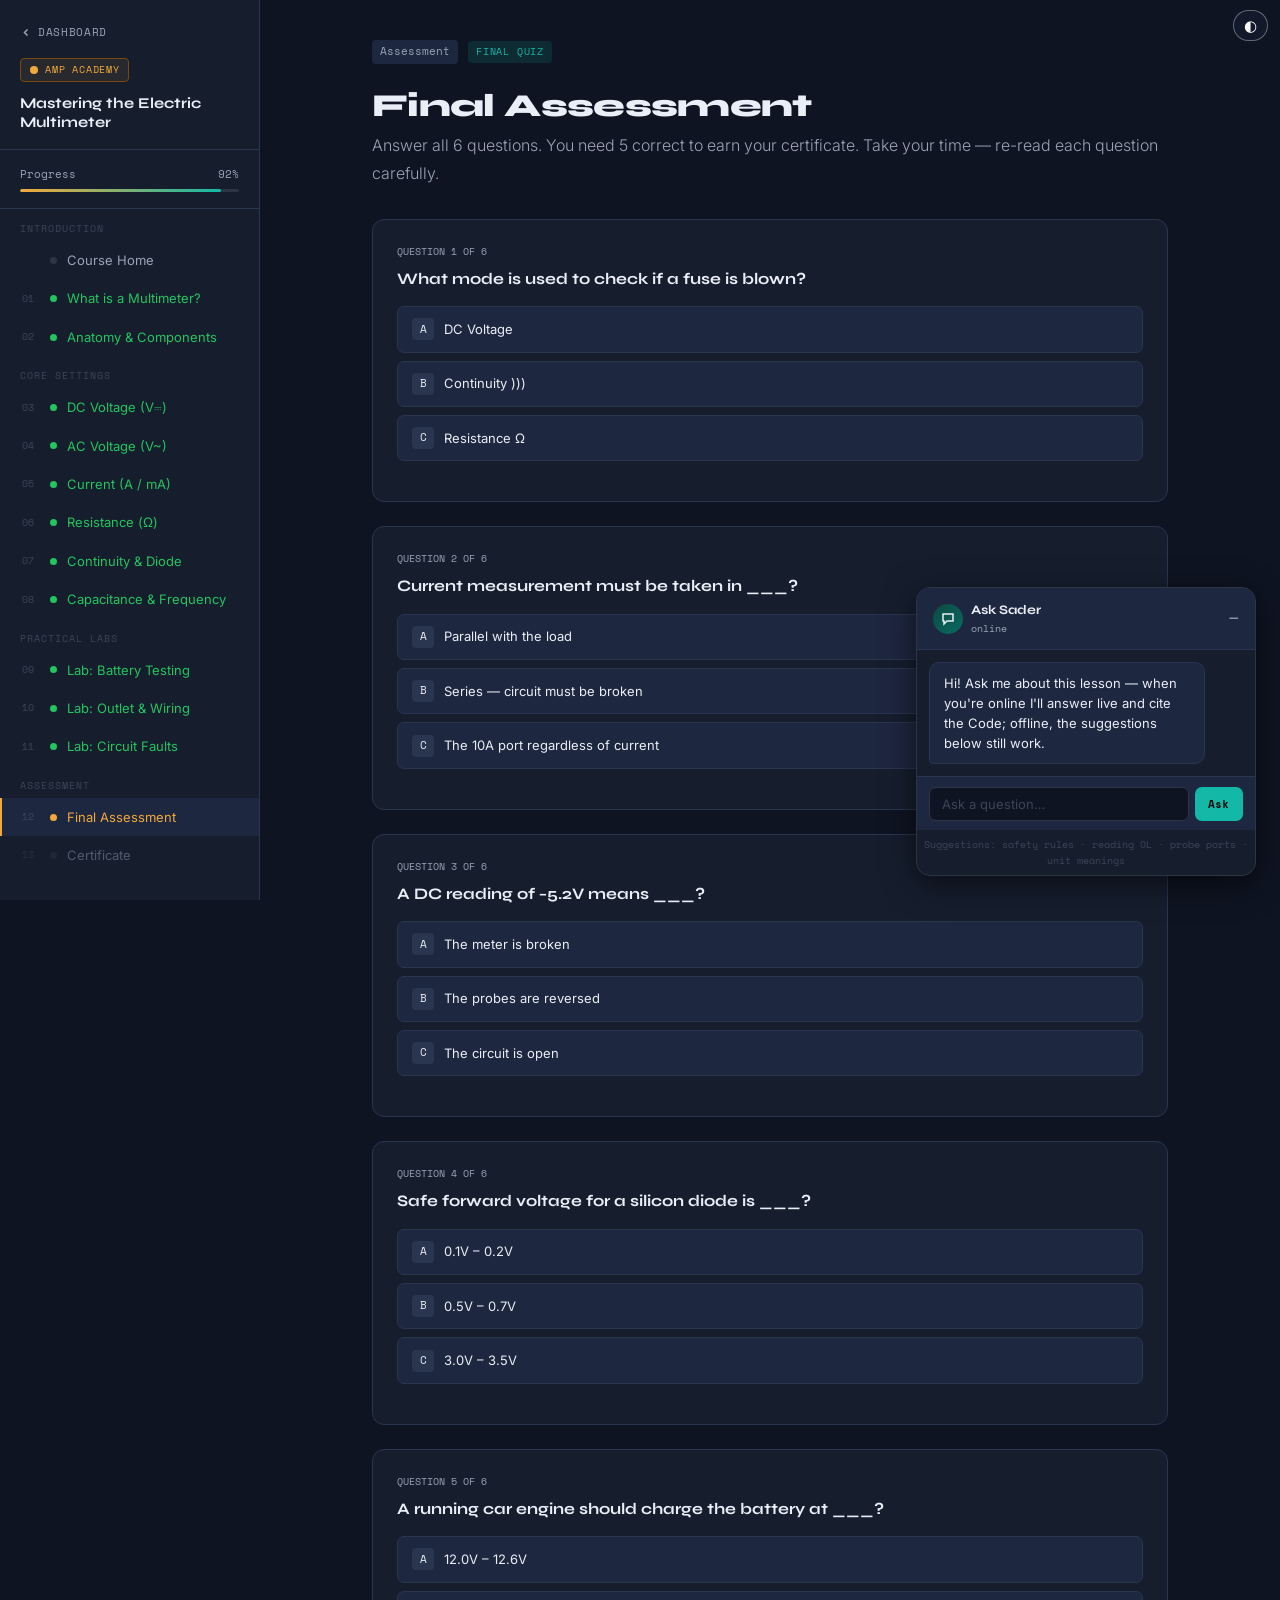
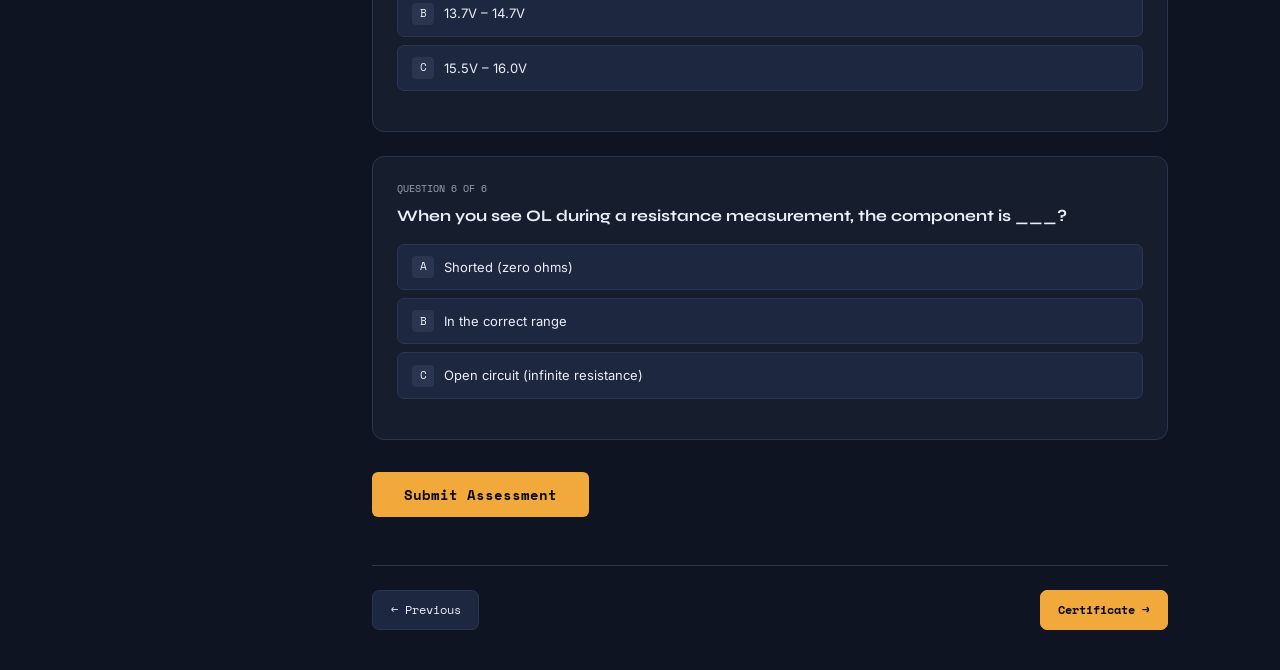
<file: lessons/quiz-final.html>
<!DOCTYPE html>
<html lang="en">
<head>
<meta charset="UTF-8"><meta name="viewport" content="width=device-width,initial-scale=1">
<title>Final Assessment — Mastering the Multimeter</title>
<link rel="stylesheet" href="../css/course.css">
<link rel="stylesheet" href="../css/tutor.css">
</head>
<body>
<div class="app">
  <aside id="sidebar" class="sidebar"></aside>
  <main class="main">
    <div class="lesson-wrap fade-in">
      <div class="lesson-meta">
        <span class="lesson-num">Assessment</span>
        <span class="lesson-type type-test">Final Quiz</span>
      </div>
      <h1 class="lesson-h1">Final Assessment</h1>
      <p class="lesson-lead">Answer all 6 questions. You need 5 correct to earn your certificate. Take your time — re-read each question carefully.</p>

      <div id="quiz-container">
        <div class="quiz-wrap" id="fq-0">
          <div style="font-family:var(--font-mono);font-size:10px;color:var(--muted);margin-bottom:.5rem;text-transform:uppercase">Question 1 of 6</div>
          <div class="quiz-q">What mode is used to check if a fuse is blown?</div>
          <div class="quiz-options">
            <div class="quiz-opt" id="qopt-0-0" onclick="finalSelect(0,0)"><span class="quiz-letter">A</span>DC Voltage</div>
            <div class="quiz-opt" id="qopt-0-1" onclick="finalSelect(0,1)"><span class="quiz-letter">B</span>Continuity )))</div>
            <div class="quiz-opt" id="qopt-0-2" onclick="finalSelect(0,2)"><span class="quiz-letter">C</span>Resistance Ω</div>
          </div>
          <div class="quiz-feedback" id="qfb-0"></div>
        </div>
        <div class="quiz-wrap" id="fq-1">
          <div style="font-family:var(--font-mono);font-size:10px;color:var(--muted);margin-bottom:.5rem;text-transform:uppercase">Question 2 of 6</div>
          <div class="quiz-q">Current measurement must be taken in ___?</div>
          <div class="quiz-options">
            <div class="quiz-opt" id="qopt-1-0" onclick="finalSelect(1,0)"><span class="quiz-letter">A</span>Parallel with the load</div>
            <div class="quiz-opt" id="qopt-1-1" onclick="finalSelect(1,1)"><span class="quiz-letter">B</span>Series — circuit must be broken</div>
            <div class="quiz-opt" id="qopt-1-2" onclick="finalSelect(1,2)"><span class="quiz-letter">C</span>The 10A port regardless of current</div>
          </div>
          <div class="quiz-feedback" id="qfb-1"></div>
        </div>
        <div class="quiz-wrap" id="fq-2">
          <div style="font-family:var(--font-mono);font-size:10px;color:var(--muted);margin-bottom:.5rem;text-transform:uppercase">Question 3 of 6</div>
          <div class="quiz-q">A DC reading of −5.2V means ___?</div>
          <div class="quiz-options">
            <div class="quiz-opt" id="qopt-2-0" onclick="finalSelect(2,0)"><span class="quiz-letter">A</span>The meter is broken</div>
            <div class="quiz-opt" id="qopt-2-1" onclick="finalSelect(2,1)"><span class="quiz-letter">B</span>The probes are reversed</div>
            <div class="quiz-opt" id="qopt-2-2" onclick="finalSelect(2,2)"><span class="quiz-letter">C</span>The circuit is open</div>
          </div>
          <div class="quiz-feedback" id="qfb-2"></div>
        </div>
        <div class="quiz-wrap" id="fq-3">
          <div style="font-family:var(--font-mono);font-size:10px;color:var(--muted);margin-bottom:.5rem;text-transform:uppercase">Question 4 of 6</div>
          <div class="quiz-q">Safe forward voltage for a silicon diode is ___?</div>
          <div class="quiz-options">
            <div class="quiz-opt" id="qopt-3-0" onclick="finalSelect(3,0)"><span class="quiz-letter">A</span>0.1V – 0.2V</div>
            <div class="quiz-opt" id="qopt-3-1" onclick="finalSelect(3,1)"><span class="quiz-letter">B</span>0.5V – 0.7V</div>
            <div class="quiz-opt" id="qopt-3-2" onclick="finalSelect(3,2)"><span class="quiz-letter">C</span>3.0V – 3.5V</div>
          </div>
          <div class="quiz-feedback" id="qfb-3"></div>
        </div>
        <div class="quiz-wrap" id="fq-4">
          <div style="font-family:var(--font-mono);font-size:10px;color:var(--muted);margin-bottom:.5rem;text-transform:uppercase">Question 5 of 6</div>
          <div class="quiz-q">A running car engine should charge the battery at ___?</div>
          <div class="quiz-options">
            <div class="quiz-opt" id="qopt-4-0" onclick="finalSelect(4,0)"><span class="quiz-letter">A</span>12.0V – 12.6V</div>
            <div class="quiz-opt" id="qopt-4-1" onclick="finalSelect(4,1)"><span class="quiz-letter">B</span>13.7V – 14.7V</div>
            <div class="quiz-opt" id="qopt-4-2" onclick="finalSelect(4,2)"><span class="quiz-letter">C</span>15.5V – 16.0V</div>
          </div>
          <div class="quiz-feedback" id="qfb-4"></div>
        </div>
        <div class="quiz-wrap" id="fq-5">
          <div style="font-family:var(--font-mono);font-size:10px;color:var(--muted);margin-bottom:.5rem;text-transform:uppercase">Question 6 of 6</div>
          <div class="quiz-q">When you see OL during a resistance measurement, the component is ___?</div>
          <div class="quiz-options">
            <div class="quiz-opt" id="qopt-5-0" onclick="finalSelect(5,0)"><span class="quiz-letter">A</span>Shorted (zero ohms)</div>
            <div class="quiz-opt" id="qopt-5-1" onclick="finalSelect(5,1)"><span class="quiz-letter">B</span>In the correct range</div>
            <div class="quiz-opt" id="qopt-5-2" onclick="finalSelect(5,2)"><span class="quiz-letter">C</span>Open circuit (infinite resistance)</div>
          </div>
          <div class="quiz-feedback" id="qfb-5"></div>
        </div>
        <div style="margin-top:1.5rem">
          <button class="quiz-check-btn" onclick="submitFinal()" id="submitBtn" style="font-size:14px;padding:.75rem 2rem">Submit Assessment</button>
        </div>
      </div>

      <div id="result-box" style="display:none;margin-top:1.5rem">
        <div class="meter-diagram" style="text-align:center;padding:2rem">
          <div style="font-size:48px;margin-bottom:.75rem" id="resultEmoji">🎉</div>
          <div style="font-family:var(--font-head);font-size:24px;font-weight:800;margin-bottom:.5rem" id="resultTitle"></div>
          <div style="font-size:14px;color:var(--muted);margin-bottom:1.5rem" id="resultScore"></div>
          <a href="certificate.html" class="nav-btn primary" style="display:inline-flex;margin:0 auto" id="certLink">View Certificate →</a>
        </div>
      </div>

      <script>
        const ANSWERS = {0:1, 1:1, 2:1, 3:1, 4:1, 5:2};
        const userAnswers = {};
        let submitted = false;
        function finalSelect(q, i) {
          if (submitted) return;
          userAnswers[q] = i;
          for (let j = 0; j < 3; j++) {
            const el = document.getElementById('qopt-' + q + '-' + j);
            if (el) el.classList.toggle('selected', j === i);
          }
        }
        function submitFinal() {
          if (Object.keys(userAnswers).length < 6) { return showToast('Please answer all 6 questions.'); }
          submitted = true;
          let score = 0;
          for (let q = 0; q < 6; q++) {
            const correct = ANSWERS[q];
            const chosen  = userAnswers[q];
            if (chosen === correct) score++;
            for (let j = 0; j < 3; j++) {
              const el = document.getElementById('qopt-' + q + '-' + j);
              if (!el) continue;
              if (j === chosen) el.classList.add(j === correct ? 'correct' : 'wrong');
              if (j === correct) el.classList.add('correct');
            }
            const fb = document.getElementById('qfb-' + q);
            if (fb) {
              fb.className = 'quiz-feedback show ' + (chosen === correct ? 'right' : 'wrong-fb');
              fb.textContent = chosen === correct ? '✓ Correct!' : '✗ The correct answer is highlighted.';
            }
          }
          document.getElementById('submitBtn').style.display = 'none';
          const passed = score >= 5;
          const rb = document.getElementById('result-box');
          rb.style.display = '';
          document.getElementById('resultEmoji').textContent  = passed ? '🏆' : '📚';
          document.getElementById('resultTitle').textContent  = passed ? 'Assessment Passed!' : 'Keep Studying';
          document.getElementById('resultScore').textContent  = 'You scored ' + score + ' / 6. ' + (passed ? 'Certificate unlocked!' : 'Review the lessons and try again.');
          if (!passed) { const cl = document.getElementById('certLink'); if (cl) cl.style.display = 'none'; }
          if (passed) Progress.markComplete('quiz-final');
        }
      </script>
      <div class="lesson-nav">
        <a href="lab-03.html" class="nav-btn">← Previous</a>
        <a href="certificate.html" class="nav-btn primary">Certificate →</a>
      </div>
    </div>
  </main>
</div>
<div id="tutor-widget"></div>
<button id="tutor-tab" onclick="toggleTutor()">Ask Sader</button>
<div class="toast" id="toast"></div>
<script src="../js/course.js"></script>
<script src="../js/aa-tutor-config.js"></script>
<script src="../js/aa-tutor-relay.js"></script>
<script>initPage('quiz-final', 'Final Assessment');</script>
</body>
</html>
</file>
<file: css/course.css>
/* ============================================================
   Mastering the Electric Multimeter — Tutor Course Stylesheet
   Amp Academy
   ============================================================ */

@import url('https://fonts.googleapis.com/css2?family=Syne:wght@400;500;600;700;800&family=Space+Mono:wght@400;700&family=Inter:wght@300;400;500&display=swap');

:root {
  --bg: #0E1422;
  --surface: #161E2E;
  --surface2: #1E2740;
  --border: #2A3550;
  --border2: #2E3545;
  --text: #EAEEF6;
  --muted: #9AA4B6;
  --dim: #3d4455;
  --amber: #F2A93B;
  --amber-dim: #78490a;
  --amber-glow: #F2A93B14;
  --teal: #14b8a6;
  --teal-dim: #0a4a44;
  --teal-glow: #14b8a622;
  --red: #ef4444;
  --red-dim: #5a1a1a;
  --red-glow: #ef444422;
  --blue: #3b82f6;
  --blue-dim: #1a2a5a;
  --blue-glow: #3b82f622;
  --green: #22c55e;
  --green-dim: #0a3a1a;
  --green-glow: #22c55e22;
  --purple: #a78bfa;
  --purple-dim: #2e1a5a;
  --font-head: 'Syne', sans-serif;
  --font-mono: 'Space Mono', monospace;
  --font-body: 'Inter', sans-serif;
}

*, *::before, *::after { box-sizing: border-box; margin: 0; padding: 0; }
html { scroll-behavior: smooth; }
body {
  background: var(--bg);
  color: var(--text);
  font-family: var(--font-body);
  font-size: 14px;
  line-height: 1.6;
  min-height: 100vh;
}

/* ── Layout ─────────────────────────────────────── */
.app { display: flex; min-height: 100vh; }

/* ── Sidebar ─────────────────────────────────────── */
.sidebar {
  width: 260px; flex-shrink: 0;
  background: var(--surface);
  border-right: 1px solid var(--border);
  display: flex; flex-direction: column;
  position: sticky; top: 0; height: 100vh;
  overflow-y: auto;
}
.sidebar-head { padding: 1.5rem 1.25rem 1rem; border-bottom: 1px solid var(--border); }
.back-link {
  display: flex; align-items: center; gap: 6px;
  font-size: 11px; color: var(--muted); cursor: pointer;
  margin-bottom: 1rem; font-family: var(--font-mono);
  text-transform: uppercase; letter-spacing: .06em;
  text-decoration: none;
}
.back-link:hover { color: var(--text); }
.course-badge {
  display: inline-flex; align-items: center; gap: 6px;
  background: var(--amber-glow); border: 1px solid var(--amber-dim);
  color: var(--amber); font-size: 10px; font-family: var(--font-mono);
  padding: 3px 8px; border-radius: 4px; margin-bottom: .75rem;
  text-transform: uppercase; letter-spacing: .08em;
}
.course-title-sm {
  font-family: var(--font-head); font-size: 15px;
  font-weight: 700; line-height: 1.3; color: var(--text);
}
.progress-wrap { padding: 1rem 1.25rem; border-bottom: 1px solid var(--border); }
.progress-label {
  display: flex; justify-content: space-between;
  font-size: 11px; color: var(--muted); margin-bottom: 6px;
  font-family: var(--font-mono);
}
.progress-track { height: 3px; background: var(--border2); border-radius: 2px; overflow: hidden; }
.progress-fill {
  height: 100%;
  background: linear-gradient(90deg, var(--amber), var(--teal));
  border-radius: 2px; transition: width .4s ease;
}
.nav-section {
  padding: .75rem 1.25rem .25rem;
  font-size: 10px; color: var(--dim);
  font-family: var(--font-mono);
  text-transform: uppercase; letter-spacing: .1em;
}
.nav-item {
  display: flex; align-items: center; gap: 10px;
  padding: .55rem 1.25rem; cursor: pointer;
  font-size: 13px; color: var(--muted);
  transition: background .15s, color .15s;
  border-left: 2px solid transparent;
  text-decoration: none;
}
.nav-item:hover { background: var(--surface2); color: var(--text); }
.nav-item.active { background: var(--surface2); color: var(--amber); border-left-color: var(--amber); }
.nav-item.done { color: var(--green); }
.nav-item.done .nav-dot { background: var(--green); }
.nav-dot { width: 7px; height: 7px; border-radius: 50%; background: var(--border2); flex-shrink: 0; transition: background .2s; }
.nav-item.active .nav-dot { background: var(--amber); }
.nav-num { font-family: var(--font-mono); font-size: 10px; color: var(--dim); width: 18px; flex-shrink: 0; }
.cert-btn {
  margin: 1rem 1.25rem;
  padding: .6rem; background: var(--amber-glow);
  border: 1px solid var(--amber-dim); color: var(--amber);
  border-radius: 6px; font-size: 12px; font-family: var(--font-mono);
  cursor: pointer; text-align: center; text-decoration: none;
  display: block; transition: background .15s;
}
.cert-btn:hover { background: var(--amber-dim); }

/* ── Main content ─────────────────────────────────── */
.main { flex: 1; min-width: 0; }
.lesson-wrap { max-width: 860px; margin: 0 auto; padding: 2.5rem 2rem; }

/* ── Typography ─────────────────────────────────── */
.lesson-meta { display: flex; align-items: center; gap: 10px; margin-bottom: 1.5rem; }
.lesson-num {
  font-family: var(--font-mono); font-size: 11px; color: var(--muted);
  background: var(--surface2); padding: 3px 8px; border-radius: 4px;
}
.lesson-type {
  font-family: var(--font-mono); font-size: 10px;
  text-transform: uppercase; letter-spacing: .08em; padding: 3px 8px; border-radius: 4px;
}
.type-lesson { background: var(--blue-glow); color: var(--blue); }
.type-test   { background: var(--teal-glow); color: var(--teal); }
.type-lab    { background: var(--amber-glow); color: var(--amber); }
.lesson-h1 {
  font-family: var(--font-head); font-size: 32px; font-weight: 800;
  line-height: 1.15; margin-bottom: .5rem; letter-spacing: -.02em;
}
.lesson-lead {
  font-size: 16px; color: var(--muted); line-height: 1.7;
  margin-bottom: 2rem; font-weight: 300;
}
.section-title {
  font-family: var(--font-head); font-size: 18px; font-weight: 700;
  margin: 2rem 0 .75rem; display: flex; align-items: center; gap: 8px;
}
.section-title::after { content: ''; flex: 1; height: 1px; background: var(--border); }
p { color: #c4c9d6; line-height: 1.75; margin-bottom: .9rem; font-size: 14px; }
strong { color: var(--text); font-weight: 500; }
em { color: var(--amber); font-style: normal; }

/* ── Meter diagram box ─────────────────────────── */
.meter-diagram {
  background: var(--surface); border: 1px solid var(--border);
  border-radius: 12px; padding: 1.5rem; margin: 1.5rem 0;
  position: relative; overflow: hidden;
}
.meter-diagram::before {
  content: ''; position: absolute; top: -40px; right: -40px;
  width: 160px; height: 160px;
  background: radial-gradient(circle, var(--amber-glow) 0%, transparent 70%);
  pointer-events: none;
}

/* ── Meter SVG layout ─────────────────────────── */
.meter-svg-wrap { display: flex; gap: 2rem; align-items: flex-start; flex-wrap: wrap; }
.meter-svg-labels { flex: 1; min-width: 200px; }
.label-item {
  display: flex; align-items: flex-start; gap: 10px;
  margin-bottom: .75rem; padding: .6rem .8rem;
  background: var(--surface2); border-radius: 6px;
  border-left: 2px solid var(--border2);
}
.label-item.highlight { border-left-color: var(--amber); }
.label-dot { width: 10px; height: 10px; border-radius: 50%; flex-shrink: 0; margin-top: 3px; }
.label-name { font-size: 12px; font-weight: 500; margin-bottom: 2px; }
.label-desc { font-size: 11px; color: var(--muted); line-height: 1.4; }

/* ── LCD Display mock ─────────────────────────── */
.display-mock {
  background: #0a1a0a; border: 2px solid #1a3a1a;
  border-radius: 8px; padding: 1rem 1.25rem;
  font-family: var(--font-mono); text-align: center; margin: .75rem 0;
}
.display-reading {
  font-size: 36px; font-weight: 700; color: var(--green);
  letter-spacing: .05em; text-shadow: 0 0 20px var(--green-glow);
}
.display-unit  { font-size: 14px; color: #4a8a5a; margin-top: 2px; }
.display-mode  { font-size: 10px; color: #2a5a3a; text-transform: uppercase; letter-spacing: .1em; margin-top: 4px; }

/* ── Settings grid ────────────────────────────── */
.settings-grid { display: grid; grid-template-columns: repeat(auto-fill, minmax(200px, 1fr)); gap: 10px; margin: 1rem 0; }
.setting-card {
  background: var(--surface2); border: 1px solid var(--border);
  border-radius: 8px; padding: .9rem;
  cursor: pointer; transition: border-color .15s, background .15s;
}
.setting-card:hover { border-color: var(--border2); background: #1f2330; }
.setting-card.active-card { border-color: var(--amber); background: var(--amber-glow); }
.setting-symbol { font-family: var(--font-mono); font-size: 22px; font-weight: 700; margin-bottom: .4rem; }
.setting-name  { font-size: 12px; font-weight: 500; margin-bottom: 3px; }
.setting-desc  { font-size: 11px; color: var(--muted); line-height: 1.4; }
.setting-range { font-family: var(--font-mono); font-size: 10px; color: var(--amber); margin-top: 5px; }

/* ── Example cards ────────────────────────────── */
.example-card { background: var(--surface); border: 1px solid var(--border); border-radius: 10px; overflow: hidden; margin: 1rem 0; }
.example-header {
  display: flex; align-items: center; justify-content: space-between;
  padding: .9rem 1.1rem; background: var(--surface2); border-bottom: 1px solid var(--border);
}
.example-title { font-family: var(--font-head); font-size: 14px; font-weight: 700; }
.example-tag {
  font-family: var(--font-mono); font-size: 10px;
  padding: 2px 8px; border-radius: 4px;
  text-transform: uppercase; letter-spacing: .06em;
}
.example-body { padding: 1.1rem; }
.step-list { counter-reset: steps; list-style: none; }
.step-list li {
  counter-increment: steps; display: flex; gap: 10px;
  margin-bottom: .65rem; font-size: 13px; align-items: flex-start;
}
.step-list li::before {
  content: counter(steps);
  font-family: var(--font-mono); font-size: 10px; font-weight: 700;
  min-width: 20px; height: 20px; display: flex; align-items: center;
  justify-content: center; background: var(--surface2);
  border: 1px solid var(--border2); border-radius: 4px;
  margin-top: 1px; flex-shrink: 0;
}

/* ── Badges ───────────────────────────────────── */
.reading-badge {
  display: inline-flex; align-items: center; gap: 5px;
  background: var(--green-dim); border: 1px solid #1a5a2a;
  color: var(--green); font-family: var(--font-mono);
  font-size: 12px; padding: 2px 8px; border-radius: 4px; margin: 2px;
}
.warning-badge {
  display: inline-flex; align-items: center; gap: 5px;
  background: var(--red-dim); border: 1px solid #5a1a1a;
  color: var(--red); font-size: 11px; padding: 2px 8px; border-radius: 4px; margin: 2px;
}
.info-badge {
  display: inline-flex; align-items: center; gap: 5px;
  background: var(--blue-glow); border: 1px solid var(--blue-dim);
  color: var(--blue); font-size: 11px; padding: 2px 8px; border-radius: 4px; margin: 2px;
}

/* ── Callouts ─────────────────────────────────── */
.callout { border-radius: 8px; padding: .9rem 1.1rem; margin: 1rem 0; display: flex; gap: 10px; font-size: 13px; }
.callout-warn   { background: var(--amber-glow); border: 1px solid var(--amber-dim); color: #d4a010; }
.callout-danger { background: var(--red-glow);   border: 1px solid var(--red-dim);   color: #cc3333; }
.callout-tip    { background: var(--teal-glow);  border: 1px solid var(--teal-dim);  color: var(--teal); }
.callout-icon { font-size: 16px; flex-shrink: 0; margin-top: 1px; }
.callout strong { color: inherit; }

/* ── Quiz ─────────────────────────────────────── */
.quiz-wrap { background: var(--surface); border: 1px solid var(--border); border-radius: 12px; padding: 1.5rem; margin: 1.5rem 0; }
.quiz-q { font-family: var(--font-head); font-size: 16px; font-weight: 700; margin-bottom: 1rem; line-height: 1.4; }
.quiz-options { display: flex; flex-direction: column; gap: 8px; margin-bottom: 1rem; }
.quiz-opt {
  display: flex; align-items: center; gap: 10px;
  padding: .7rem .9rem; background: var(--surface2);
  border: 1px solid var(--border); border-radius: 7px;
  cursor: pointer; font-size: 13px;
  transition: border-color .15s, background .15s;
}
.quiz-opt:hover  { border-color: var(--border2); background: #1f2330; }
.quiz-opt.selected { border-color: var(--amber); background: var(--amber-glow); }
.quiz-opt.correct  { border-color: var(--green); background: var(--green-dim); }
.quiz-opt.wrong    { border-color: var(--red);   background: var(--red-dim);   }
.quiz-letter {
  font-family: var(--font-mono); font-size: 11px;
  width: 22px; height: 22px; border-radius: 4px;
  background: var(--border); display: flex; align-items: center;
  justify-content: center; flex-shrink: 0;
}
.quiz-feedback { font-size: 13px; padding: .75rem; border-radius: 6px; display: none; }
.quiz-feedback.show     { display: block; animation: fadeIn .2s ease; }
.quiz-feedback.right    { background: var(--green-dim); border: 1px solid #1a5a2a; color: #6dcc8a; }
.quiz-feedback.wrong-fb { background: var(--red-dim);   border: 1px solid #5a2020; color: #cc7777; }
.quiz-check-btn {
  padding: .6rem 1.25rem; background: var(--amber); color: #0a0a0a;
  border: none; border-radius: 6px; font-family: var(--font-mono);
  font-size: 12px; font-weight: 700; cursor: pointer; margin-top: .5rem;
  transition: opacity .15s;
}
.quiz-check-btn:hover    { opacity: .85; }
.quiz-check-btn:disabled { opacity: .4; cursor: default; }

/* ── Lesson navigation ────────────────────────── */
.lesson-nav {
  display: flex; justify-content: space-between; align-items: center;
  margin-top: 3rem; padding-top: 1.5rem; border-top: 1px solid var(--border);
}
.nav-btn {
  display: flex; align-items: center; gap: 8px;
  padding: .6rem 1.1rem; border: 1px solid var(--border);
  background: var(--surface2); color: var(--text);
  border-radius: 7px; font-family: var(--font-mono); font-size: 12px;
  cursor: pointer; text-decoration: none;
  transition: border-color .15s, background .15s;
}
.nav-btn:hover   { border-color: var(--border2); background: #1f2330; }
.nav-btn.primary { background: var(--amber); border-color: var(--amber); color: #0a0a0a; font-weight: 700; }
.nav-btn.primary:hover { opacity: .88; }
.nav-btn.disabled { opacity: .3; pointer-events: none; }

/* ── Table ────────────────────────────────────── */
.data-table { width: 100%; border-collapse: collapse; font-size: 12px; font-family: var(--font-mono); margin: 1rem 0; }
.data-table thead tr { background: var(--surface2); border-bottom: 1px solid var(--border); }
.data-table th { padding: .6rem .8rem; text-align: left; color: var(--muted); }
.data-table td { padding: .5rem .8rem; color: var(--text); border-bottom: 1px solid var(--border); }
.data-table tr:last-child td { border-bottom: none; }

/* ── Completion / Certificate ─────────────────── */
.completion-screen { text-align: center; padding: 4rem 2rem; max-width: 600px; margin: 0 auto; }
.trophy { font-size: 72px; margin-bottom: 1.5rem; display: block; }
.cert-card {
  background: var(--surface); border: 2px solid var(--amber-dim);
  border-radius: 16px; padding: 2rem; margin: 2rem auto; max-width: 480px;
  position: relative; overflow: hidden;
}
.cert-card::before {
  content: ''; position: absolute; inset: 0;
  background: linear-gradient(135deg, var(--amber-glow) 0%, transparent 50%);
  pointer-events: none;
}

/* ── Toast ────────────────────────────────────── */
.toast {
  position: fixed; bottom: 1.5rem; right: 1.5rem;
  background: var(--surface); border: 1px solid var(--border);
  border-radius: 8px; padding: .7rem 1rem;
  font-size: 12px; font-family: var(--font-mono);
  opacity: 0; transform: translateY(8px);
  transition: opacity .2s, transform .2s;
  pointer-events: none; z-index: 999;
}
.toast.show { opacity: 1; transform: translateY(0); }

/* ── Animations ───────────────────────────────── */
@keyframes fadeIn { from { opacity: 0; transform: translateY(8px); } to { opacity: 1; transform: translateY(0); } }
.fade-in { animation: fadeIn .3s ease; }

/* ── Responsive ───────────────────────────────── */
@media (max-width: 768px) {
  .sidebar { display: none; }
  .lesson-wrap { padding: 1.5rem 1rem; }
  .lesson-h1 { font-size: 24px; }
  .meter-svg-wrap { flex-direction: column; }
}

/* ── AA scrub 2026-06-18: mobile drawer · locked cert · install button ── */
.nav-toggle{display:none;position:fixed;top:10px;left:10px;z-index:60;background:#161922;color:#fff;border:1px solid #2a2f3c;border-radius:8px;padding:7px;cursor:pointer}
.nav-item.locked{opacity:.45}
.aa-install-btn{display:none;position:fixed;right:14px;bottom:14px;z-index:60;background:#c8a84b;color:#181200;border:0;border-radius:10px;padding:10px 16px;font-weight:700;cursor:pointer}
@media(max-width:768px){
  .nav-toggle{display:block}
  .sidebar{position:fixed;top:0;left:0;height:100%;z-index:55;transform:translateX(-100%);transition:transform .2s ease;max-width:84vw}
  .app.nav-open .sidebar{transform:none;box-shadow:0 0 0 9999px rgba(0,0,0,.45)}
  .main{padding-top:52px}
}
html[data-theme="light"]{--bg:#F6F8FC;--surface:#FFFFFF;--surface2:#EEF2F8;--border:#D8E0EC;--text:#16202E;--muted:#5A6472}
.aa-tgl{position:fixed;top:10px;right:12px;z-index:99999;font-size:15px;line-height:1;background:rgba(20,30,50,.55);color:#fff;border:1px solid rgba(255,255,255,.35);border-radius:999px;padding:7px 10px;cursor:pointer}
</file>
<file: css/tutor.css>
/* ── Tutor Chat Widget ──────────────────────────────────── */

#tutor-widget {
  position: fixed;
  bottom: 1.5rem;
  right: 1.5rem;
  width: 340px;
  max-height: 480px;
  background: var(--surface);
  border: 1px solid var(--border2);
  border-radius: 14px;
  display: flex;
  flex-direction: column;
  overflow: hidden;
  box-shadow: 0 8px 32px rgba(0,0,0,.6);
  z-index: 500;
}

#tutor-tab {
  position: fixed;
  bottom: 1.5rem;
  right: 1.5rem;
  background: var(--teal);
  color: #0a0a0a;
  border: none;
  border-radius: 10px;
  padding: .6rem 1rem;
  font-family: var(--font-mono);
  font-size: 12px;
  font-weight: 700;
  cursor: pointer;
  z-index: 500;
  display: none;
  align-items: center;
  gap: 6px;
  box-shadow: 0 4px 16px rgba(20,184,166,.3);
  transition: opacity .15s;
}
#tutor-tab:hover { opacity: .88; }

.tutor-header {
  display: flex;
  align-items: center;
  justify-content: space-between;
  padding: .75rem 1rem;
  background: var(--surface2);
  border-bottom: 1px solid var(--border);
  flex-shrink: 0;
}

.tutor-avatar {
  width: 30px;
  height: 30px;
  border-radius: 50%;
  background: linear-gradient(135deg, var(--teal-dim), #0a6a60);
  display: flex;
  align-items: center;
  justify-content: center;
  font-size: 14px;
  flex-shrink: 0;
}

.tutor-messages {
  flex: 1;
  overflow-y: auto;
  padding: .75rem;
  display: flex;
  flex-direction: column;
  gap: .6rem;
  scroll-behavior: smooth;
}

.tutor-messages::-webkit-scrollbar { width: 4px; }
.tutor-messages::-webkit-scrollbar-track { background: transparent; }
.tutor-messages::-webkit-scrollbar-thumb { background: var(--border2); border-radius: 2px; }

.tutor-msg {
  padding: .6rem .85rem;
  border-radius: 10px;
  font-size: 13px;
  line-height: 1.55;
  max-width: 88%;
  word-break: break-word;
}

.tutor-msg-ai {
  background: var(--surface2);
  border: 1px solid var(--border);
  color: var(--text);
  align-self: flex-start;
  border-bottom-left-radius: 4px;
}

.tutor-msg-user {
  background: var(--teal-dim);
  border: 1px solid var(--teal-glow);
  color: #c0f0ec;
  align-self: flex-end;
  border-bottom-right-radius: 4px;
}

.tutor-thinking {
  color: var(--muted);
  font-family: var(--font-mono);
  font-size: 18px;
  letter-spacing: 4px;
  animation: blink 1s infinite;
}

@keyframes blink {
  0%, 100% { opacity: 1; }
  50%       { opacity: .3; }
}

.tutor-input-row {
  display: flex;
  gap: 6px;
  padding: .6rem .75rem;
  border-top: 1px solid var(--border);
  background: var(--surface2);
  flex-shrink: 0;
}

.tutor-input-row input {
  flex: 1;
  background: var(--bg);
  border: 1px solid var(--border2);
  border-radius: 7px;
  padding: .5rem .75rem;
  color: var(--text);
  font-family: var(--font-body);
  font-size: 13px;
  outline: none;
  transition: border-color .15s;
}
.tutor-input-row input:focus { border-color: var(--teal); }
.tutor-input-row input::placeholder { color: var(--dim); }
.tutor-input-row input:disabled { opacity: .5; }

.tutor-send-btn {
  padding: .5rem .85rem;
  background: var(--teal);
  border: none;
  border-radius: 7px;
  color: #0a0a0a;
  font-family: var(--font-mono);
  font-size: 11px;
  font-weight: 700;
  cursor: pointer;
  transition: opacity .15s;
  flex-shrink: 0;
}
.tutor-send-btn:hover { opacity: .85; }

/* ── Responsive: hide tutor on mobile ─────────── */
@media (max-width: 480px) {
  #tutor-widget { width: calc(100vw - 2rem); right: 1rem; bottom: 1rem; }
}
</file>
